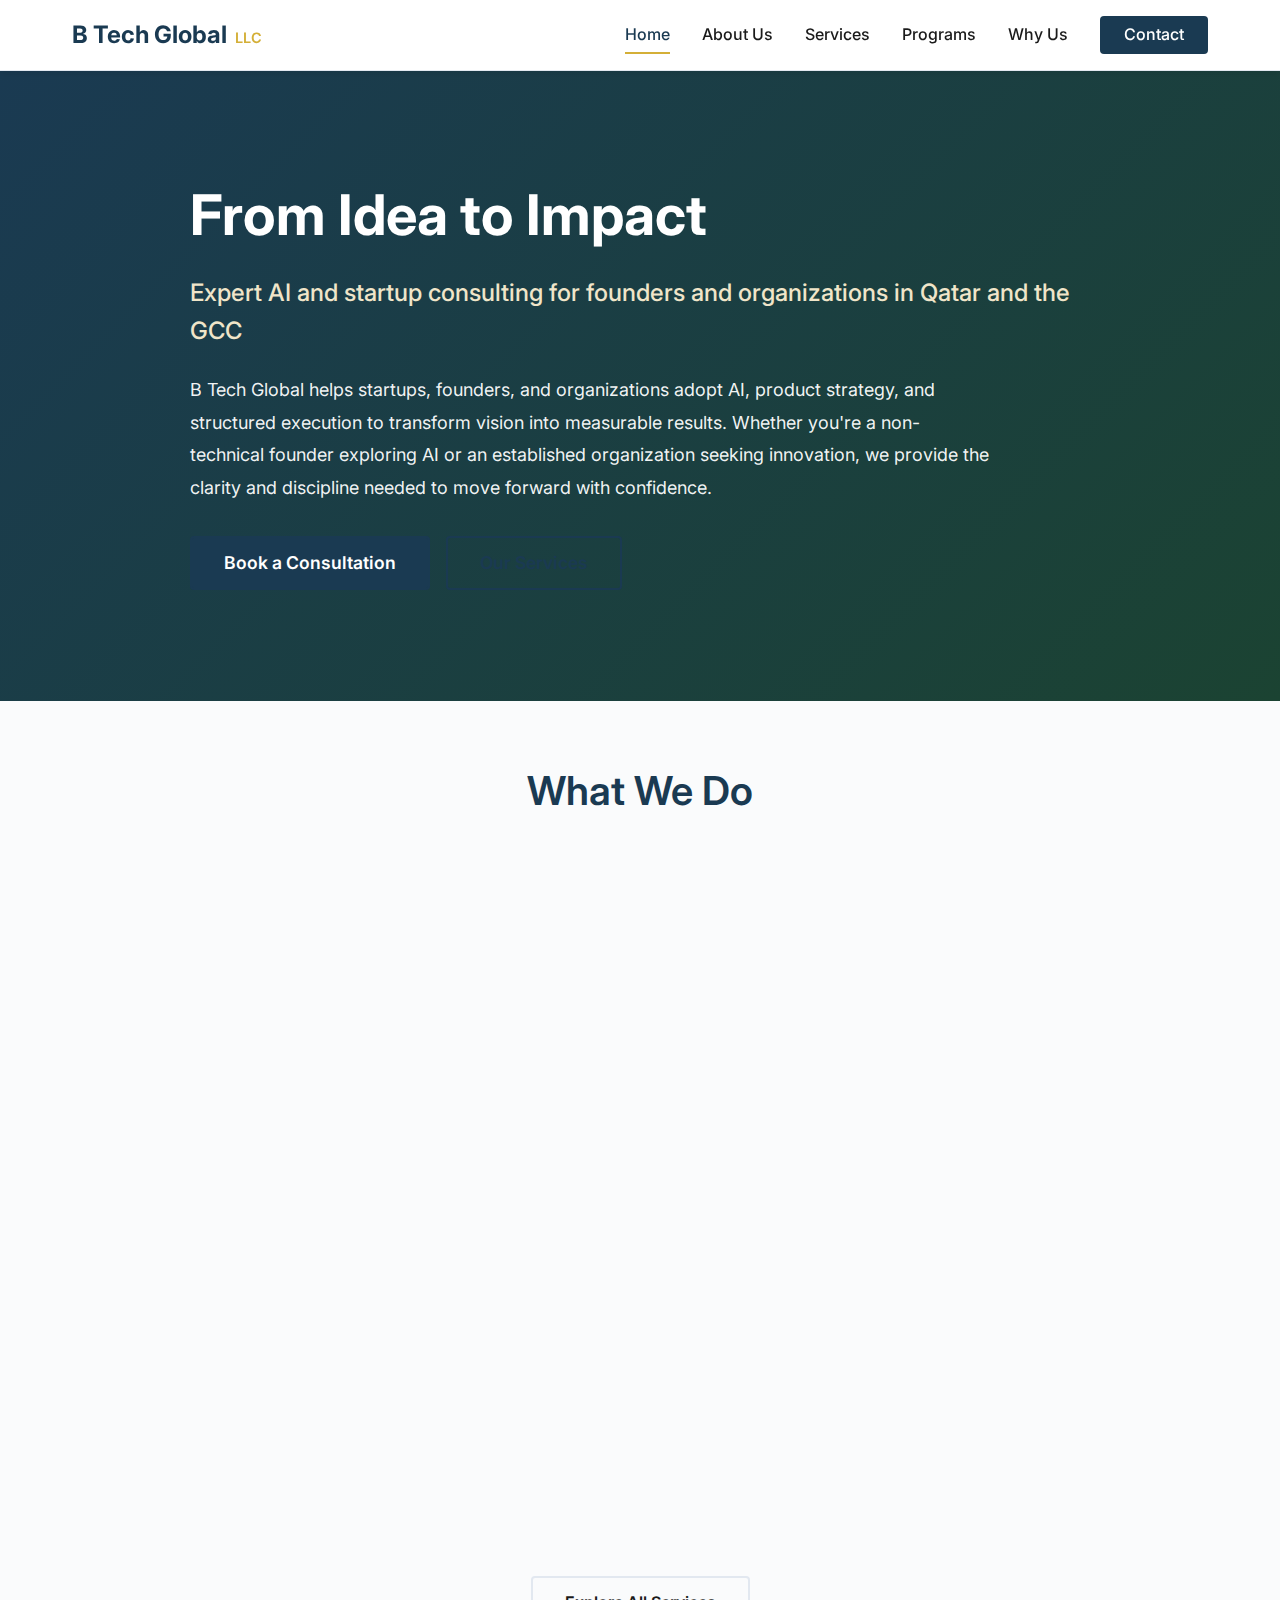
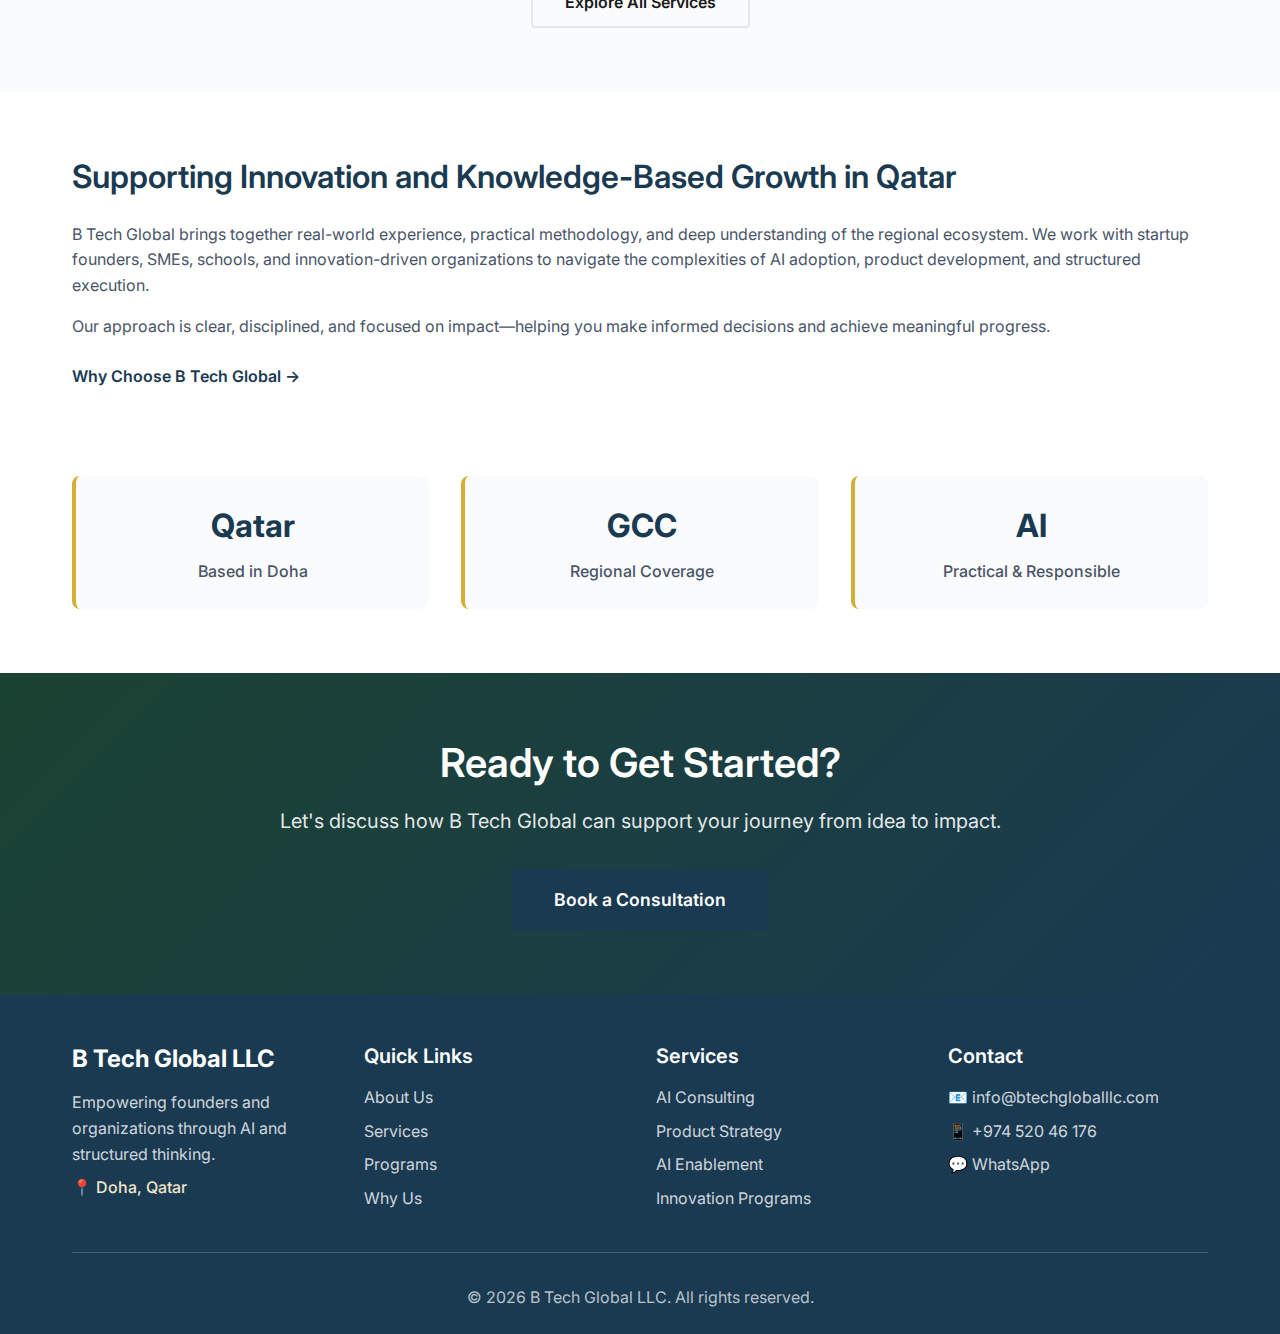
<file: index.html>
<!DOCTYPE html>
<html lang="en">
<head>
    <meta charset="UTF-8">
    <meta name="viewport" content="width=device-width, initial-scale=1.0">
    <meta name="description" content="B Tech Global LLC - AI and startup consulting in Doha, Qatar. Expert guidance for founders and organizations on AI adoption, product strategy, and structured execution.">
    <meta name="keywords" content="AI consulting Doha, startup consulting Qatar, AI enablement, product strategy Qatar, innovation programs Qatar, business consulting Doha">
    <meta name="author" content="B Tech Global LLC">
    
    <!-- Open Graph / Social Media -->
    <meta property="og:title" content="B Tech Global LLC - AI & Startup Consulting in Doha, Qatar">
    <meta property="og:description" content="Empowering founders and organizations through AI and structured thinking. Expert consulting for startups, product strategy, and innovation programs.">
    <meta property="og:type" content="website">
    <meta property="og:url" content="https://btechgloballlc.com">
    
    <title>B Tech Global LLC - AI & Startup Consulting in Doha, Qatar</title>
    
    <link rel="icon" type="image/svg+xml" href="favicon.svg">
    <link rel="stylesheet" href="styles.css">
    <link rel="preconnect" href="https://fonts.googleapis.com">
    <link rel="preconnect" href="https://fonts.gstatic.com" crossorigin>
    <link href="https://fonts.googleapis.com/css2?family=Inter:wght@300;400;500;600;700&display=swap" rel="stylesheet">
</head>
<body>
    <!-- Navigation -->
    <nav class="navbar">
        <div class="container">
            <div class="nav-wrapper">
                <a href="index.html" class="logo">
                    <span class="logo-text">B Tech Global</span>
                    <span class="logo-subtitle">LLC</span>
                </a>
                <button class="mobile-menu-toggle" aria-label="Toggle menu">
                    <span></span>
                    <span></span>
                    <span></span>
                </button>
                <ul class="nav-menu">
                    <li><a href="index.html" class="active">Home</a></li>
                    <li><a href="about.html">About Us</a></li>
                    <li><a href="services.html">Services</a></li>
                    <li><a href="programs.html">Programs</a></li>
                    <li><a href="why-us.html">Why Us</a></li>
                    <li><a href="contact.html" class="cta-nav">Contact</a></li>
                </ul>
            </div>
        </div>
    </nav>

    <!-- Hero Section -->
    <section class="hero">
        <div class="container">
            <div class="hero-content">
                <h1 class="hero-title">From Idea to Impact</h1>
                <p class="hero-subtitle">Expert AI and startup consulting for founders and organizations in Qatar and the GCC</p>
                <p class="hero-description">
                    B Tech Global helps startups, founders, and organizations adopt AI, product strategy, and structured execution to transform vision into measurable results. Whether you're a non-technical founder exploring AI or an established organization seeking innovation, we provide the clarity and discipline needed to move forward with confidence.
                </p>
                <div class="hero-cta">
                    <a href="contact.html" class="btn btn-primary">Book a Consultation</a>
                    <a href="services.html" class="btn btn-secondary">Our Services</a>
                </div>
            </div>
        </div>
    </section>

    <!-- Services Overview -->
    <section class="services-preview">
        <div class="container">
            <h2 class="section-title">What We Do</h2>
            <div class="services-grid">
                <div class="service-card">
                    <div class="service-icon">🤖</div>
                    <h3>AI & Startup Consulting</h3>
                    <p>Strategic guidance for AI adoption and startup growth, tailored to your unique challenges and opportunities.</p>
                </div>
                <div class="service-card">
                    <div class="service-icon">📊</div>
                    <h3>Product Strategy & Execution</h3>
                    <p>Transform ideas into actionable roadmaps with clear milestones and measurable outcomes.</p>
                </div>
                <div class="service-card">
                    <div class="service-icon">💡</div>
                    <h3>AI Enablement</h3>
                    <p>Practical AI training and implementation support for non-technical founders and teams.</p>
                </div>
                <div class="service-card">
                    <div class="service-icon">🎓</div>
                    <h3>Innovation Programs</h3>
                    <p>Custom entrepreneurship and AI programs for schools, accelerators, and institutions.</p>
                </div>
            </div>
            <div class="section-cta">
                <a href="services.html" class="btn btn-outline">Explore All Services</a>
            </div>
        </div>
    </section>

    <!-- Value Proposition -->
    <section class="value-section">
        <div class="container">
            <div class="value-content">
                <div class="value-text">
                    <h2>Supporting Innovation and Knowledge-Based Growth in Qatar</h2>
                    <p>B Tech Global brings together real-world experience, practical methodology, and deep understanding of the regional ecosystem. We work with startup founders, SMEs, schools, and innovation-driven organizations to navigate the complexities of AI adoption, product development, and structured execution.</p>
                    <p>Our approach is clear, disciplined, and focused on impact—helping you make informed decisions and achieve meaningful progress.</p>
                    <a href="why-us.html" class="btn btn-text">Why Choose B Tech Global →</a>
                </div>
                <div class="value-stats">
                    <div class="stat-item">
                        <div class="stat-number">Qatar</div>
                        <div class="stat-label">Based in Doha</div>
                    </div>
                    <div class="stat-item">
                        <div class="stat-number">GCC</div>
                        <div class="stat-label">Regional Coverage</div>
                    </div>
                    <div class="stat-item">
                        <div class="stat-number">AI</div>
                        <div class="stat-label">Practical & Responsible</div>
                    </div>
                </div>
            </div>
        </div>
    </section>

    <!-- CTA Section -->
    <section class="cta-section">
        <div class="container">
            <div class="cta-content">
                <h2>Ready to Get Started?</h2>
                <p>Let's discuss how B Tech Global can support your journey from idea to impact.</p>
                <a href="contact.html" class="btn btn-primary-large">Book a Consultation</a>
            </div>
        </div>
    </section>

    <!-- Footer -->
    <footer class="footer">
        <div class="container">
            <div class="footer-content">
                <div class="footer-section">
                    <h3 class="footer-logo">B Tech Global LLC</h3>
                    <p>Empowering founders and organizations through AI and structured thinking.</p>
                    <p class="footer-location">📍 Doha, Qatar</p>
                </div>
                <div class="footer-section">
                    <h4>Quick Links</h4>
                    <ul class="footer-links">
                        <li><a href="about.html">About Us</a></li>
                        <li><a href="services.html">Services</a></li>
                        <li><a href="programs.html">Programs</a></li>
                        <li><a href="why-us.html">Why Us</a></li>
                    </ul>
                </div>
                <div class="footer-section">
                    <h4>Services</h4>
                    <ul class="footer-links">
                        <li><a href="services.html#ai-consulting">AI Consulting</a></li>
                        <li><a href="services.html#product-strategy">Product Strategy</a></li>
                        <li><a href="services.html#ai-enablement">AI Enablement</a></li>
                        <li><a href="services.html#innovation">Innovation Programs</a></li>
                    </ul>
                </div>
                <div class="footer-section">
                    <h4>Contact</h4>
                    <ul class="footer-contact">
                        <li>📧 <a href="mailto:info@btechgloballlc.com">info@btechgloballlc.com</a></li>
                        <li>📱 <a href="tel:+97452046176">+974 520 46 176</a></li>
                        <li>💬 <a href="https://wa.me/97452046176">WhatsApp</a></li>
                    </ul>
                </div>
            </div>
            <div class="footer-bottom">
                <p>&copy; 2026 B Tech Global LLC. All rights reserved.</p>
            </div>
        </div>
    </footer>

    <script src="script.js"></script>
</body>
</html>
</file>
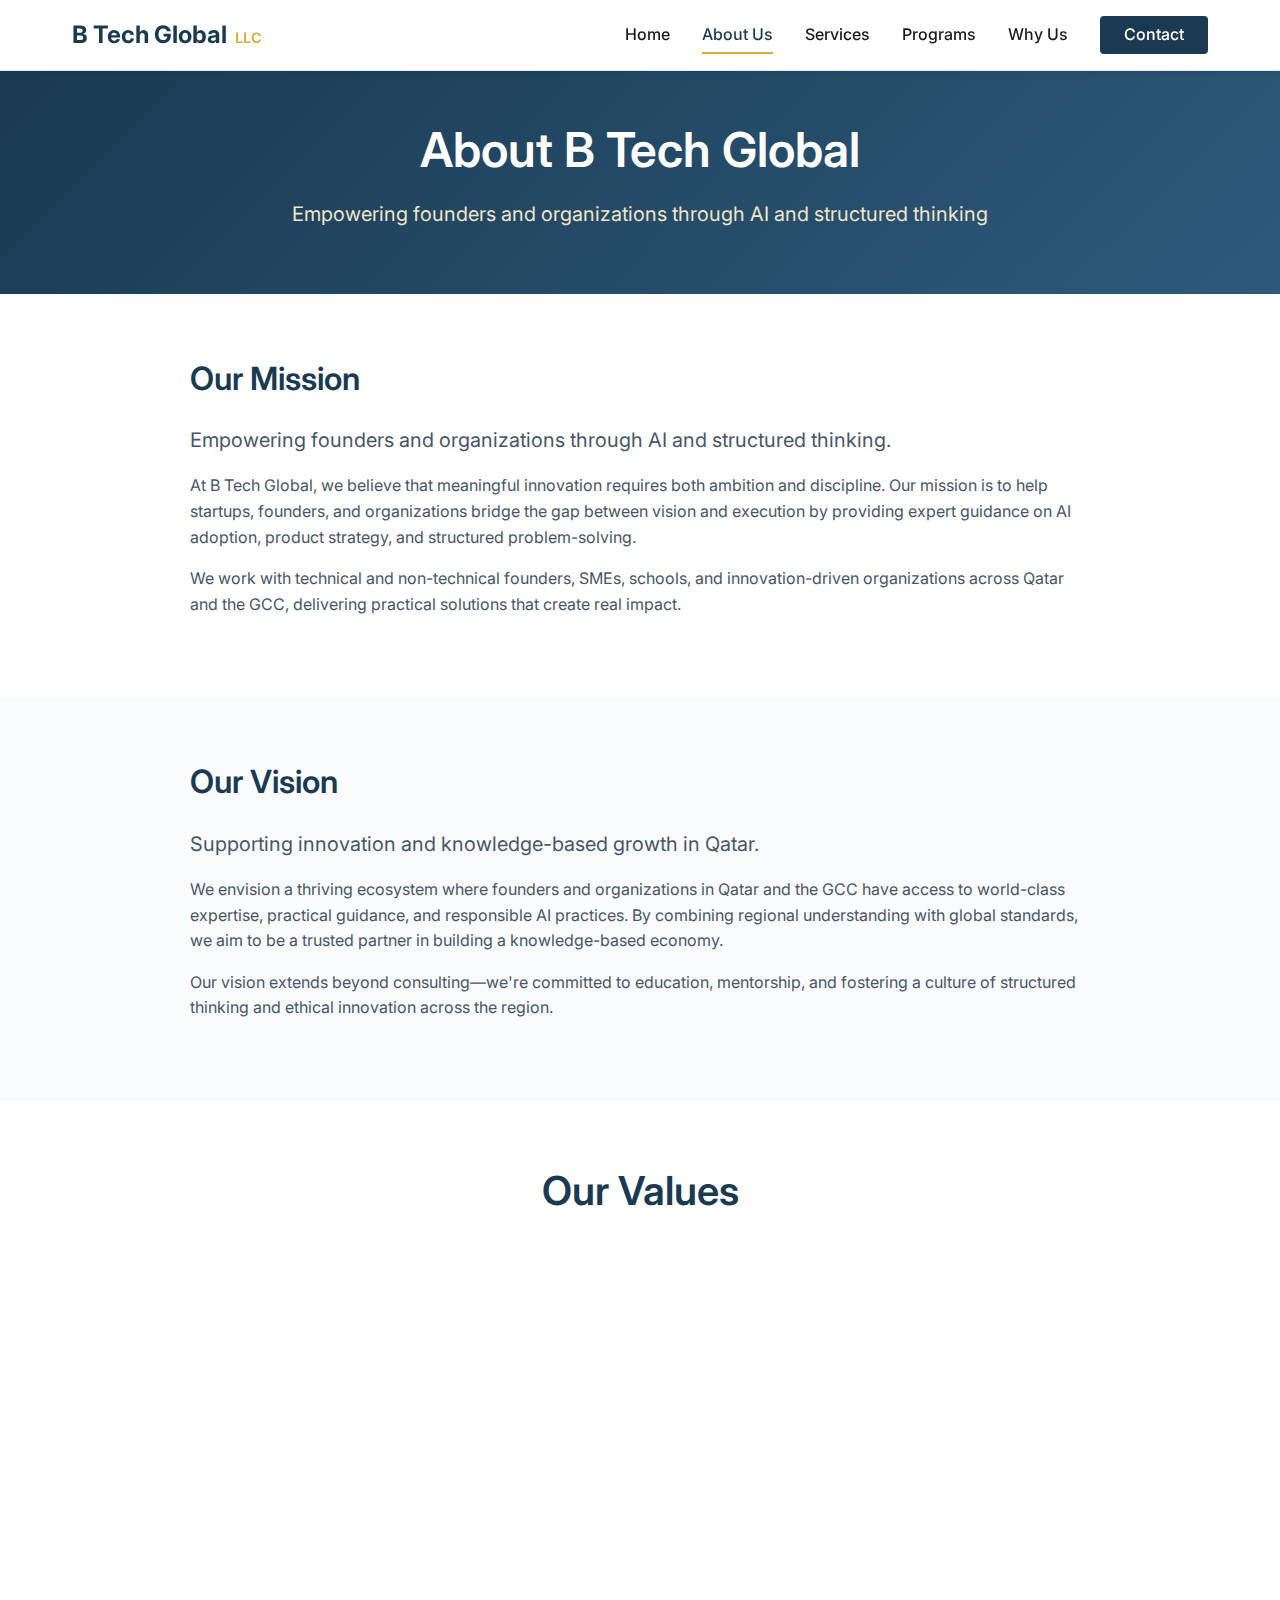
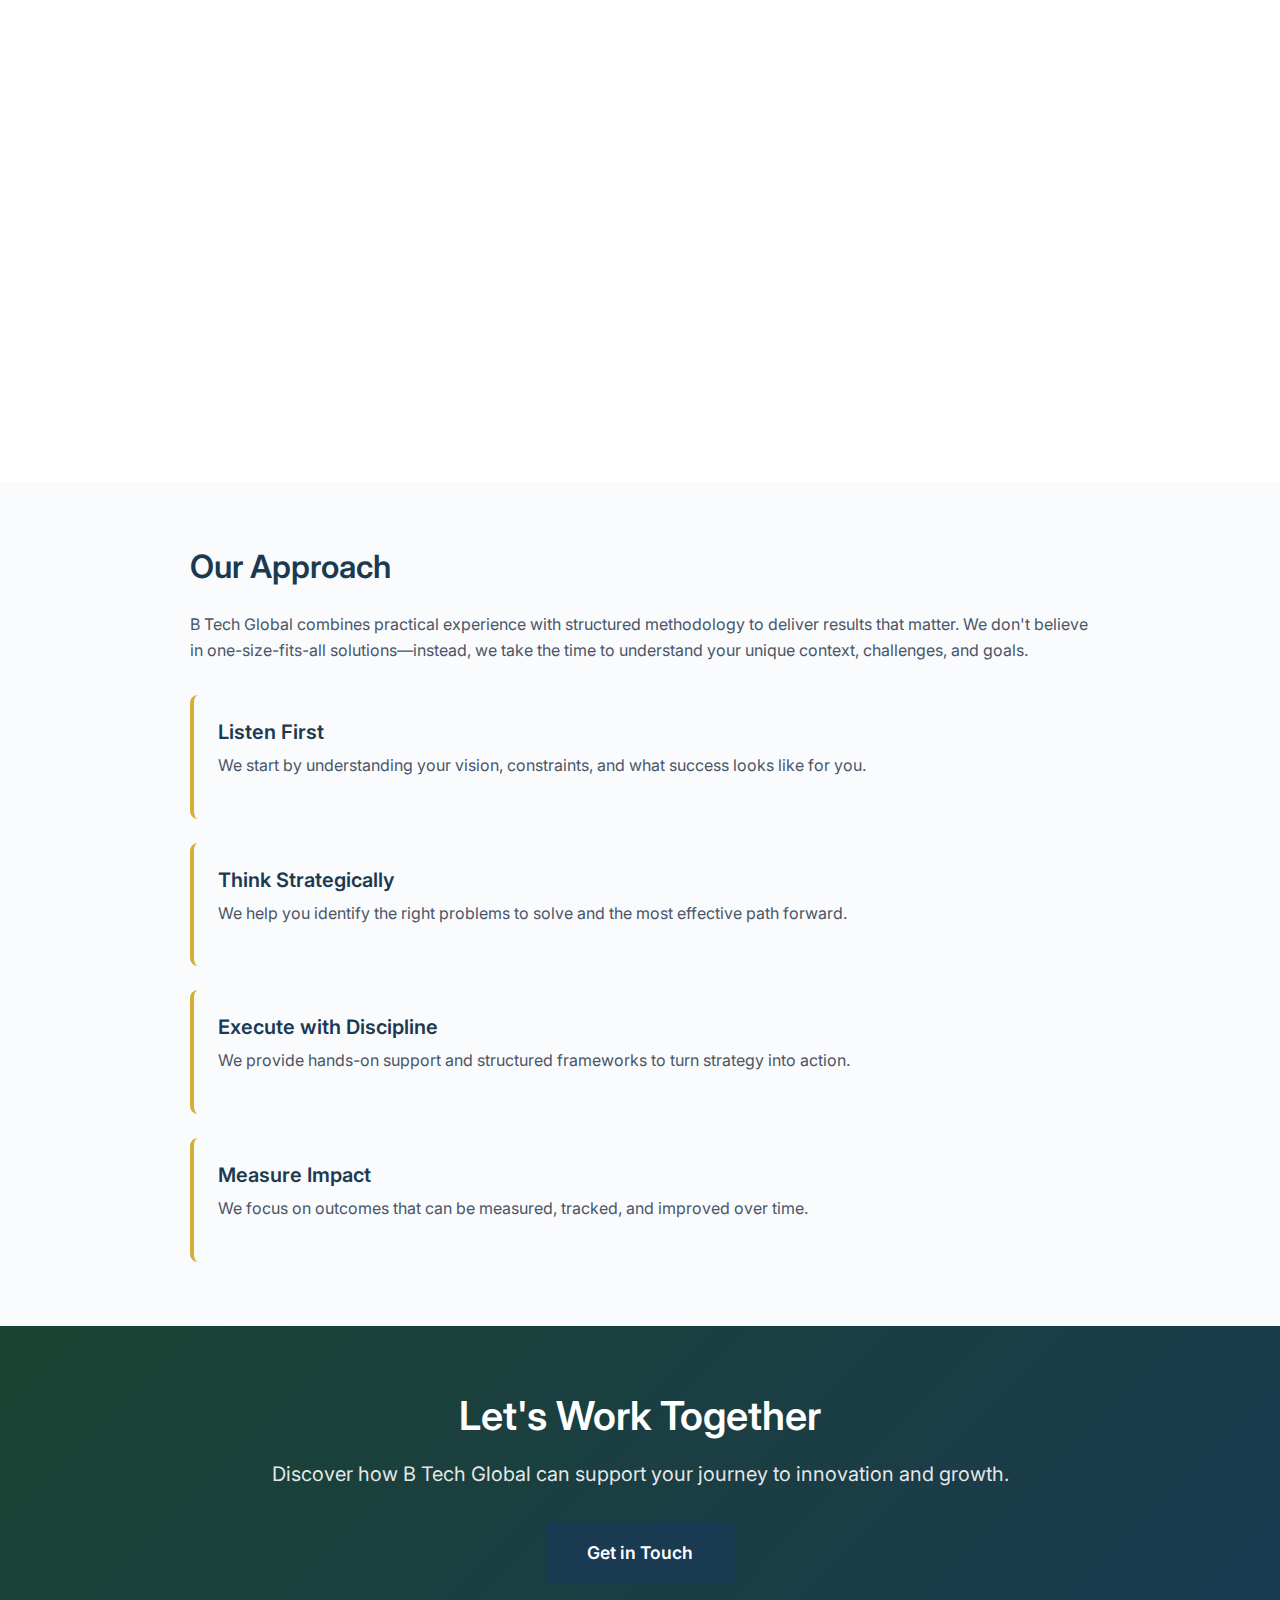
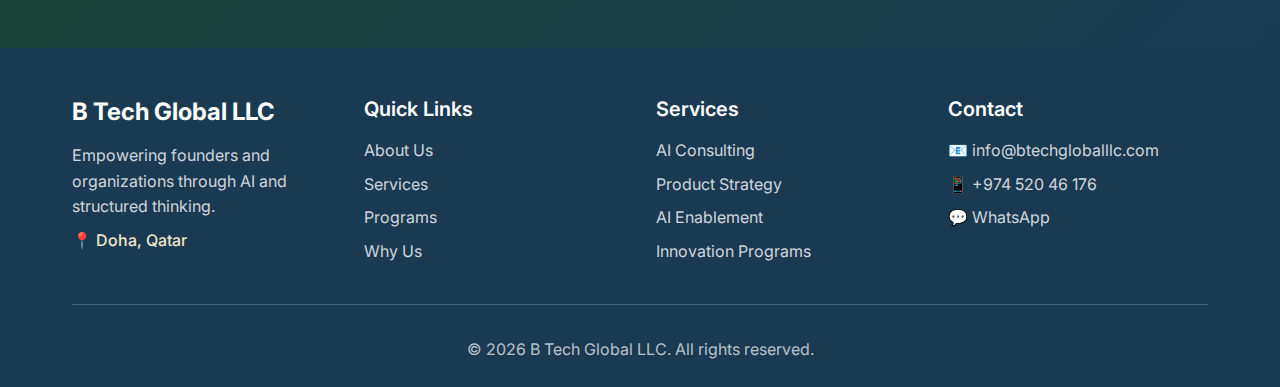
<file: about.html>
<!DOCTYPE html>
<html lang="en">
<head>
    <meta charset="UTF-8">
    <meta name="viewport" content="width=device-width, initial-scale=1.0">
    <meta name="description" content="Learn about B Tech Global LLC - Our mission, vision, and values in empowering founders and organizations through AI and structured thinking.">
    <meta name="keywords" content="About B Tech Global, AI consulting Qatar, startup consulting mission, innovation Qatar">
    
    <title>About Us - B Tech Global LLC</title>
    
    <link rel="icon" type="image/svg+xml" href="favicon.svg">
    <link rel="stylesheet" href="styles.css">
    <link rel="preconnect" href="https://fonts.googleapis.com">
    <link rel="preconnect" href="https://fonts.gstatic.com" crossorigin>
    <link href="https://fonts.googleapis.com/css2?family=Inter:wght@300;400;500;600;700&display=swap" rel="stylesheet">
</head>
<body>
    <!-- Navigation -->
    <nav class="navbar">
        <div class="container">
            <div class="nav-wrapper">
                <a href="index.html" class="logo">
                    <span class="logo-text">B Tech Global</span>
                    <span class="logo-subtitle">LLC</span>
                </a>
                <button class="mobile-menu-toggle" aria-label="Toggle menu">
                    <span></span>
                    <span></span>
                    <span></span>
                </button>
                <ul class="nav-menu">
                    <li><a href="index.html">Home</a></li>
                    <li><a href="about.html" class="active">About Us</a></li>
                    <li><a href="services.html">Services</a></li>
                    <li><a href="programs.html">Programs</a></li>
                    <li><a href="why-us.html">Why Us</a></li>
                    <li><a href="contact.html" class="cta-nav">Contact</a></li>
                </ul>
            </div>
        </div>
    </nav>

    <!-- Page Header -->
    <section class="page-header">
        <div class="container">
            <h1>About B Tech Global</h1>
            <p class="page-subtitle">Empowering founders and organizations through AI and structured thinking</p>
        </div>
    </section>

    <!-- Mission Section -->
    <section class="content-section">
        <div class="container">
            <div class="content-wrapper">
                <div class="content-main">
                    <h2>Our Mission</h2>
                    <p class="lead">Empowering founders and organizations through AI and structured thinking.</p>
                    <p>At B Tech Global, we believe that meaningful innovation requires both ambition and discipline. Our mission is to help startups, founders, and organizations bridge the gap between vision and execution by providing expert guidance on AI adoption, product strategy, and structured problem-solving.</p>
                    <p>We work with technical and non-technical founders, SMEs, schools, and innovation-driven organizations across Qatar and the GCC, delivering practical solutions that create real impact.</p>
                </div>
            </div>
        </div>
    </section>

    <!-- Vision Section -->
    <section class="content-section alt-bg">
        <div class="container">
            <div class="content-wrapper">
                <div class="content-main">
                    <h2>Our Vision</h2>
                    <p class="lead">Supporting innovation and knowledge-based growth in Qatar.</p>
                    <p>We envision a thriving ecosystem where founders and organizations in Qatar and the GCC have access to world-class expertise, practical guidance, and responsible AI practices. By combining regional understanding with global standards, we aim to be a trusted partner in building a knowledge-based economy.</p>
                    <p>Our vision extends beyond consulting—we're committed to education, mentorship, and fostering a culture of structured thinking and ethical innovation across the region.</p>
                </div>
            </div>
        </div>
    </section>

    <!-- Values Section -->
    <section class="content-section">
        <div class="container">
            <h2 class="section-title">Our Values</h2>
            <div class="values-grid">
                <div class="value-card">
                    <div class="value-icon">🎯</div>
                    <h3>Clarity</h3>
                    <p>We cut through complexity to provide clear, actionable guidance. Our approach emphasizes understanding the problem before jumping to solutions, ensuring that every decision is informed and purposeful.</p>
                </div>
                <div class="value-card">
                    <div class="value-icon">⚡</div>
                    <h3>Discipline</h3>
                    <p>Success requires structure and consistency. We bring rigorous methodology and systematic thinking to every engagement, helping clients build sustainable practices that drive long-term results.</p>
                </div>
                <div class="value-card">
                    <div class="value-icon">🤝</div>
                    <h3>Ethics</h3>
                    <p>We prioritize responsible AI adoption and ethical business practices. Our commitment to integrity means we focus on solutions that are not only effective but also aligned with your values and societal good.</p>
                </div>
                <div class="value-card">
                    <div class="value-icon">🚀</div>
                    <h3>Impact</h3>
                    <p>Everything we do is measured by real-world outcomes. We focus on creating tangible value—whether that's launching a product, implementing AI solutions, or building capabilities within your organization.</p>
                </div>
            </div>
        </div>
    </section>

    <!-- Approach Section -->
    <section class="content-section alt-bg">
        <div class="container">
            <div class="content-wrapper">
                <div class="content-main">
                    <h2>Our Approach</h2>
                    <p>B Tech Global combines practical experience with structured methodology to deliver results that matter. We don't believe in one-size-fits-all solutions—instead, we take the time to understand your unique context, challenges, and goals.</p>
                    
                    <div class="approach-points">
                        <div class="approach-item">
                            <h4>Listen First</h4>
                            <p>We start by understanding your vision, constraints, and what success looks like for you.</p>
                        </div>
                        <div class="approach-item">
                            <h4>Think Strategically</h4>
                            <p>We help you identify the right problems to solve and the most effective path forward.</p>
                        </div>
                        <div class="approach-item">
                            <h4>Execute with Discipline</h4>
                            <p>We provide hands-on support and structured frameworks to turn strategy into action.</p>
                        </div>
                        <div class="approach-item">
                            <h4>Measure Impact</h4>
                            <p>We focus on outcomes that can be measured, tracked, and improved over time.</p>
                        </div>
                    </div>
                </div>
            </div>
        </div>
    </section>

    <!-- CTA Section -->
    <section class="cta-section">
        <div class="container">
            <div class="cta-content">
                <h2>Let's Work Together</h2>
                <p>Discover how B Tech Global can support your journey to innovation and growth.</p>
                <a href="contact.html" class="btn btn-primary-large">Get in Touch</a>
            </div>
        </div>
    </section>

    <!-- Footer -->
    <footer class="footer">
        <div class="container">
            <div class="footer-content">
                <div class="footer-section">
                    <h3 class="footer-logo">B Tech Global LLC</h3>
                    <p>Empowering founders and organizations through AI and structured thinking.</p>
                    <p class="footer-location">📍 Doha, Qatar</p>
                </div>
                <div class="footer-section">
                    <h4>Quick Links</h4>
                    <ul class="footer-links">
                        <li><a href="about.html">About Us</a></li>
                        <li><a href="services.html">Services</a></li>
                        <li><a href="programs.html">Programs</a></li>
                        <li><a href="why-us.html">Why Us</a></li>
                    </ul>
                </div>
                <div class="footer-section">
                    <h4>Services</h4>
                    <ul class="footer-links">
                        <li><a href="services.html#ai-consulting">AI Consulting</a></li>
                        <li><a href="services.html#product-strategy">Product Strategy</a></li>
                        <li><a href="services.html#ai-enablement">AI Enablement</a></li>
                        <li><a href="services.html#innovation">Innovation Programs</a></li>
                    </ul>
                </div>
                <div class="footer-section">
                    <h4>Contact</h4>
                    <ul class="footer-contact">
                        <li>📧 <a href="mailto:info@btechgloballlc.com">info@btechgloballlc.com</a></li>
                        <li>📱 <a href="tel:+97452046176">+974 520 46 176</a></li>
                        <li>💬 <a href="https://wa.me/97452046176">WhatsApp</a></li>
                    </ul>
                </div>
            </div>
            <div class="footer-bottom">
                <p>&copy; 2026 B Tech Global LLC. All rights reserved.</p>
            </div>
        </div>
    </footer>

    <script src="script.js"></script>
</body>
</html>
</file>
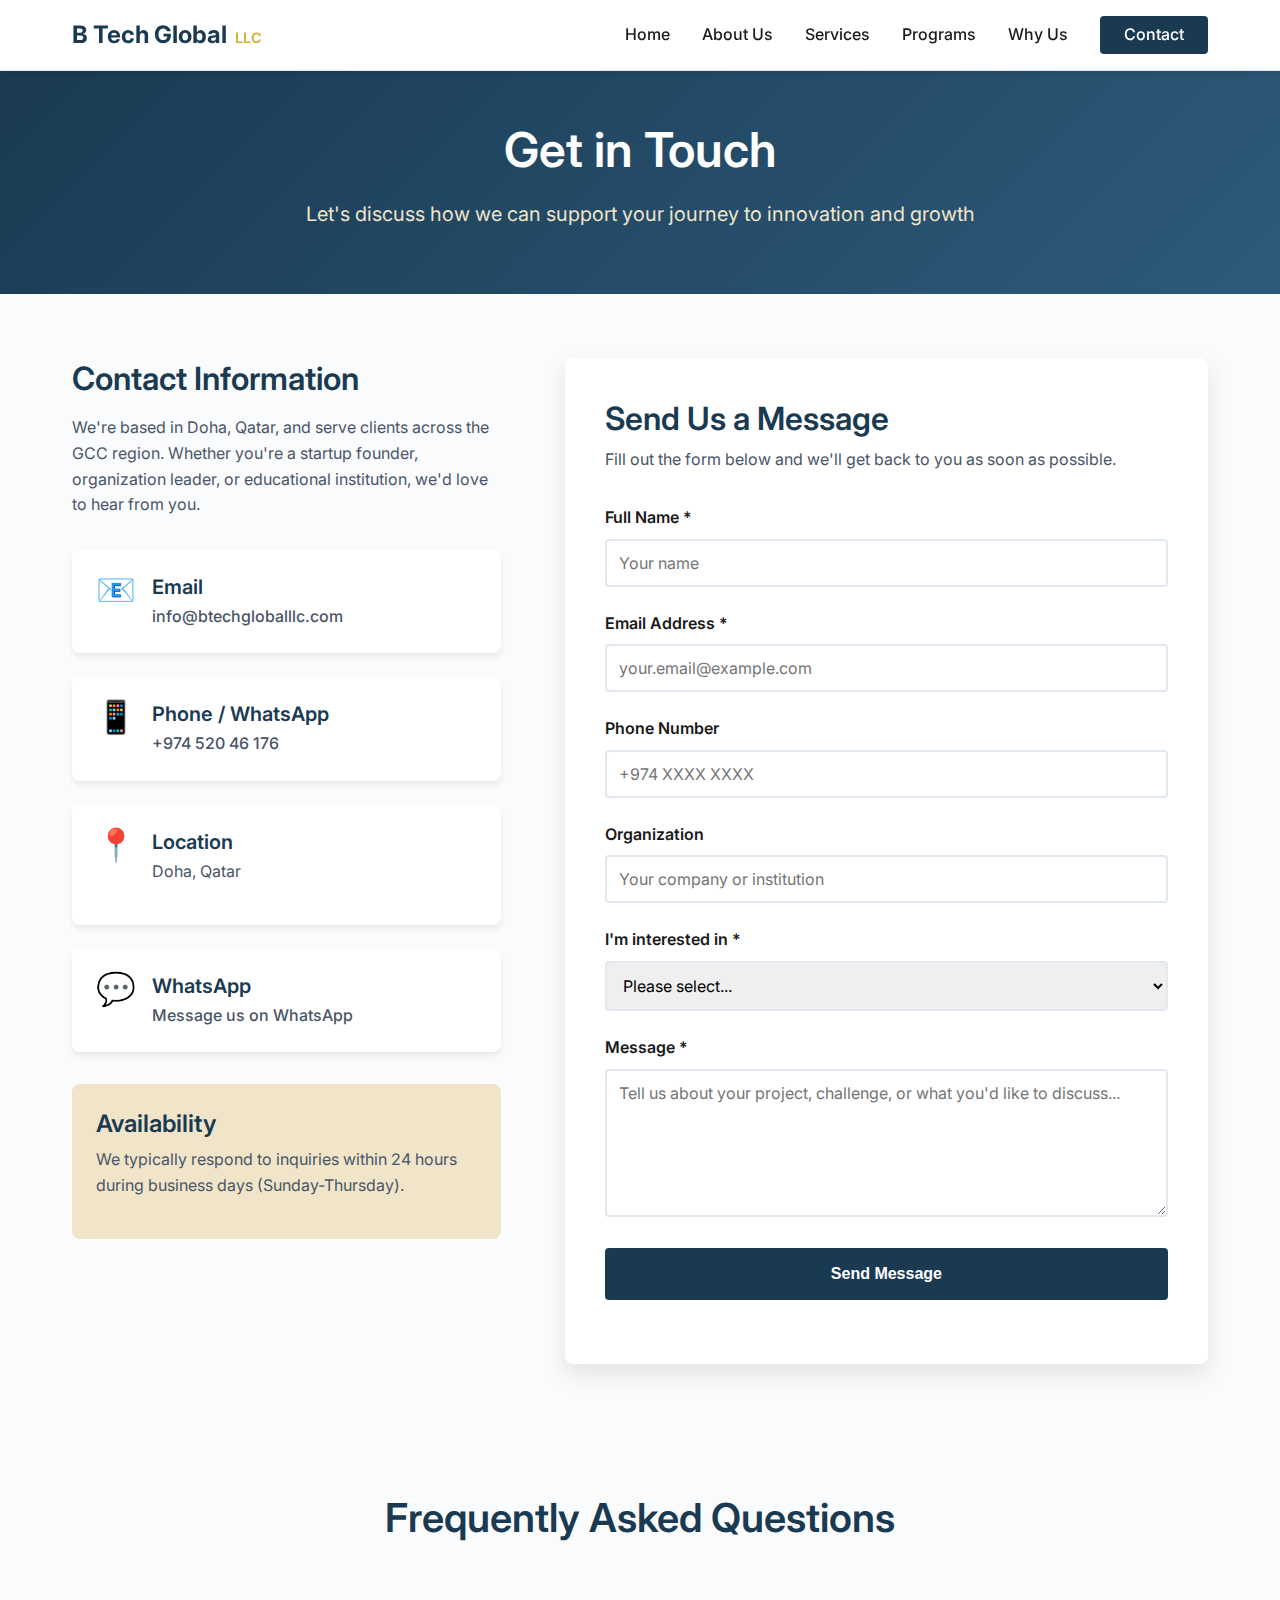
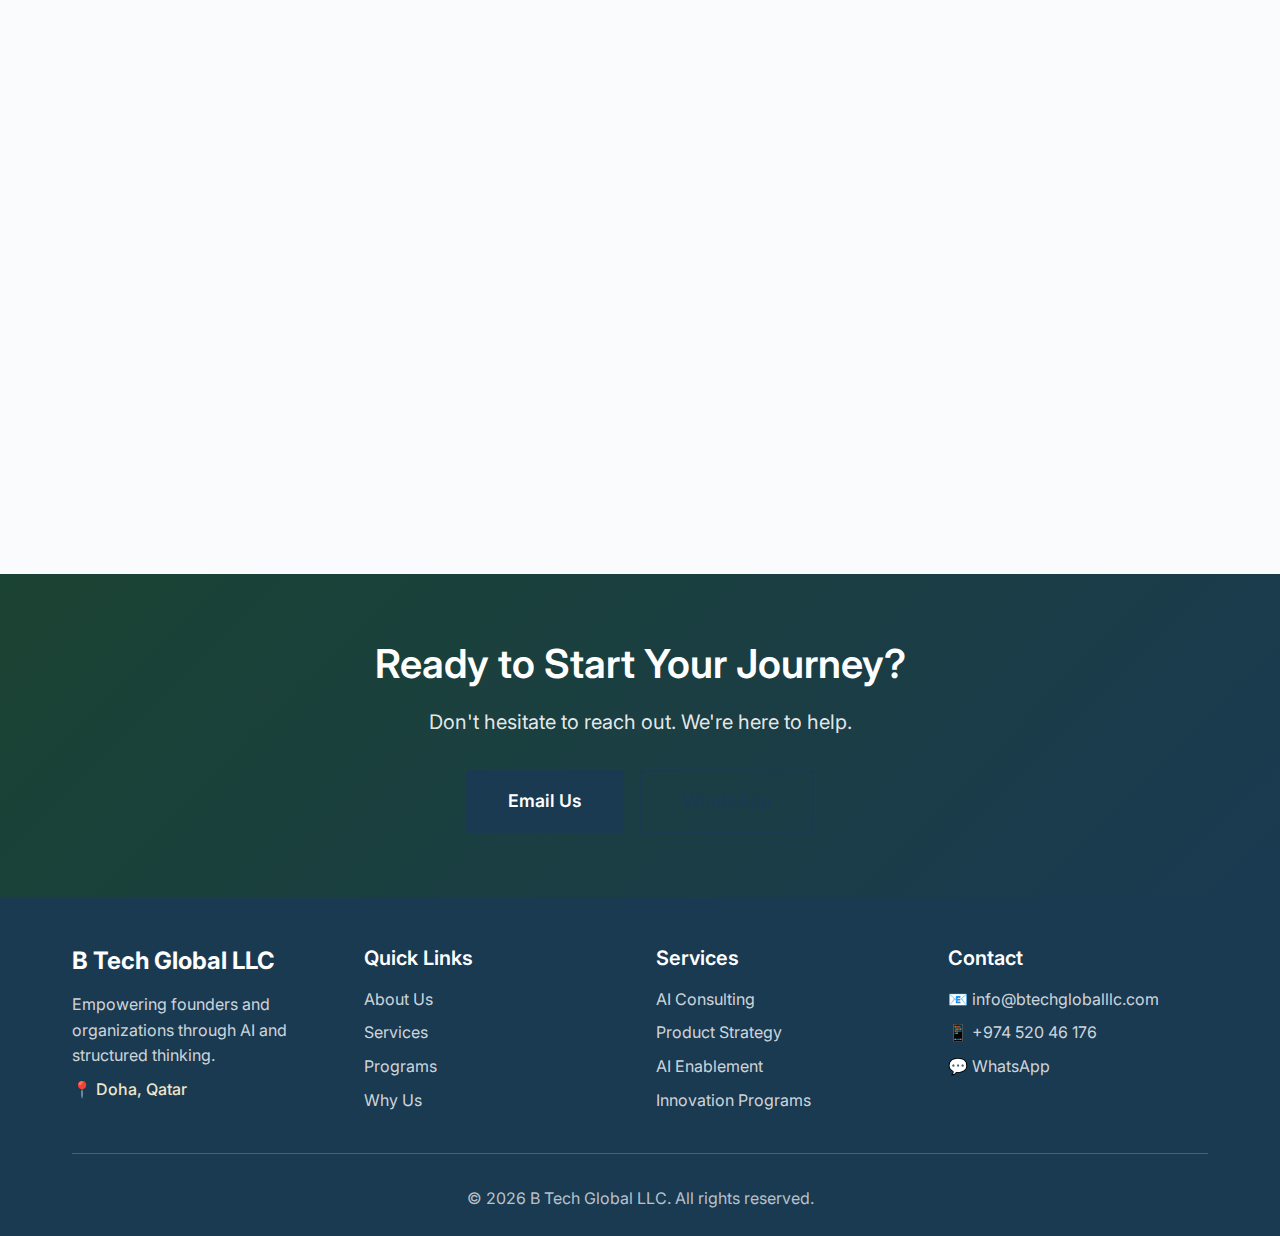
<file: contact.html>
<!DOCTYPE html>
<html lang="en">
<head>
    <meta charset="UTF-8">
    <meta name="viewport" content="width=device-width, initial-scale=1.0">
    <meta name="description" content="Contact B Tech Global LLC in Doha, Qatar. Email: info@btechgloballlc.com, Phone: +974 520 46 176. Book a consultation for AI and startup consulting.">
    <meta name="keywords" content="Contact B Tech Global, AI consulting Qatar contact, startup consulting Doha, book consultation">
    
    <title>Contact Us - B Tech Global LLC</title>
    
    <link rel="icon" type="image/svg+xml" href="favicon.svg">
    <link rel="stylesheet" href="styles.css">
    <link rel="preconnect" href="https://fonts.googleapis.com">
    <link rel="preconnect" href="https://fonts.gstatic.com" crossorigin>
    <link href="https://fonts.googleapis.com/css2?family=Inter:wght@300;400;500;600;700&display=swap" rel="stylesheet">
</head>
<body>
    <!-- Navigation -->
    <nav class="navbar">
        <div class="container">
            <div class="nav-wrapper">
                <a href="index.html" class="logo">
                    <span class="logo-text">B Tech Global</span>
                    <span class="logo-subtitle">LLC</span>
                </a>
                <button class="mobile-menu-toggle" aria-label="Toggle menu">
                    <span></span>
                    <span></span>
                    <span></span>
                </button>
                <ul class="nav-menu">
                    <li><a href="index.html">Home</a></li>
                    <li><a href="about.html">About Us</a></li>
                    <li><a href="services.html">Services</a></li>
                    <li><a href="programs.html">Programs</a></li>
                    <li><a href="why-us.html">Why Us</a></li>
                    <li><a href="contact.html" class="active cta-nav">Contact</a></li>
                </ul>
            </div>
        </div>
    </nav>

    <!-- Page Header -->
    <section class="page-header">
        <div class="container">
            <h1>Get in Touch</h1>
            <p class="page-subtitle">Let's discuss how we can support your journey to innovation and growth</p>
        </div>
    </section>

    <!-- Contact Section -->
    <section class="contact-section">
        <div class="container">
            <div class="contact-wrapper">
                <!-- Contact Info -->
                <div class="contact-info">
                    <h2>Contact Information</h2>
                    <p class="contact-intro">We're based in Doha, Qatar, and serve clients across the GCC region. Whether you're a startup founder, organization leader, or educational institution, we'd love to hear from you.</p>
                    
                    <div class="contact-details">
                        <div class="contact-detail-item">
                            <div class="contact-icon">📧</div>
                            <div>
                                <h4>Email</h4>
                                <a href="mailto:info@btechgloballlc.com">info@btechgloballlc.com</a>
                            </div>
                        </div>
                        
                        <div class="contact-detail-item">
                            <div class="contact-icon">📱</div>
                            <div>
                                <h4>Phone / WhatsApp</h4>
                                <a href="tel:+97452046176">+974 520 46 176</a>
                            </div>
                        </div>
                        
                        <div class="contact-detail-item">
                            <div class="contact-icon">📍</div>
                            <div>
                                <h4>Location</h4>
                                <p>Doha, Qatar</p>
                            </div>
                        </div>
                        
                        <div class="contact-detail-item">
                            <div class="contact-icon">💬</div>
                            <div>
                                <h4>WhatsApp</h4>
                                <a href="https://wa.me/97452046176" target="_blank" rel="noopener noreferrer">Message us on WhatsApp</a>
                            </div>
                        </div>
                    </div>

                    <div class="contact-availability">
                        <h3>Availability</h3>
                        <p>We typically respond to inquiries within 24 hours during business days (Sunday-Thursday).</p>
                    </div>
                </div>

                <!-- Contact Form -->
                <div class="contact-form-wrapper">
                    <h2>Send Us a Message</h2>
                    <p class="form-intro">Fill out the form below and we'll get back to you as soon as possible.</p>
                    
                    <form class="contact-form" id="contactForm">
                        <div class="form-group">
                            <label for="name">Full Name *</label>
                            <input type="text" id="name" name="name" required placeholder="Your name">
                        </div>
                        
                        <div class="form-group">
                            <label for="email">Email Address *</label>
                            <input type="email" id="email" name="email" required placeholder="your.email@example.com">
                        </div>
                        
                        <div class="form-group">
                            <label for="phone">Phone Number</label>
                            <input type="tel" id="phone" name="phone" placeholder="+974 XXXX XXXX">
                        </div>
                        
                        <div class="form-group">
                            <label for="organization">Organization</label>
                            <input type="text" id="organization" name="organization" placeholder="Your company or institution">
                        </div>
                        
                        <div class="form-group">
                            <label for="interest">I'm interested in *</label>
                            <select id="interest" name="interest" required>
                                <option value="">Please select...</option>
                                <option value="ai-consulting">AI & Startup Consulting</option>
                                <option value="product-strategy">Product Strategy & Execution</option>
                                <option value="ai-enablement">AI Enablement for Non-Technical Founders</option>
                                <option value="innovation-programs">Innovation & Entrepreneurship Programs</option>
                                <option value="advisory">Advisory & Mentorship</option>
                                <option value="custom-workshop">Custom Workshop</option>
                                <option value="other">Other / Not Sure</option>
                            </select>
                        </div>
                        
                        <div class="form-group">
                            <label for="message">Message *</label>
                            <textarea id="message" name="message" rows="6" required placeholder="Tell us about your project, challenge, or what you'd like to discuss..."></textarea>
                        </div>
                        
                        <div class="form-group">
                            <button type="submit" class="btn btn-primary btn-full">Send Message</button>
                        </div>
                        
                        <div class="form-status" id="formStatus"></div>
                    </form>
                </div>
            </div>
        </div>
    </section>

    <!-- FAQ Section -->
    <section class="content-section alt-bg">
        <div class="container">
            <h2 class="section-title">Frequently Asked Questions</h2>
            <div class="faq-grid">
                <div class="faq-item">
                    <h4>How do I get started?</h4>
                    <p>Simply reach out via email, phone, or the contact form above. We'll schedule an initial conversation to understand your needs and discuss how we can help.</p>
                </div>
                <div class="faq-item">
                    <h4>Do you work remotely or in-person?</h4>
                    <p>We offer both options. Many of our engagements are hybrid, combining in-person workshops with remote collaboration, depending on your preferences and needs.</p>
                </div>
                <div class="faq-item">
                    <h4>What's the typical engagement length?</h4>
                    <p>It varies based on the scope. Some projects are completed in a few weeks, while others involve ongoing advisory relationships. We'll discuss the right approach for your situation.</p>
                </div>
                <div class="faq-item">
                    <h4>Do you work with clients outside Qatar?</h4>
                    <p>Yes, while we're based in Doha, we work with clients across the GCC region and can accommodate remote engagements globally.</p>
                </div>
                <div class="faq-item">
                    <h4>What size organizations do you work with?</h4>
                    <p>We work with everyone from individual founders and early-stage startups to established SMEs, schools, and larger organizations.</p>
                </div>
                <div class="faq-item">
                    <h4>Is there a consultation fee?</h4>
                    <p>Initial exploratory conversations are complimentary. We'll discuss pricing transparently once we understand your needs and proposed scope.</p>
                </div>
            </div>
        </div>
    </section>

    <!-- CTA Section -->
    <section class="cta-section">
        <div class="container">
            <div class="cta-content">
                <h2>Ready to Start Your Journey?</h2>
                <p>Don't hesitate to reach out. We're here to help.</p>
                <div class="cta-buttons">
                    <a href="mailto:info@btechgloballlc.com" class="btn btn-primary-large">Email Us</a>
                    <a href="https://wa.me/97452046176" class="btn btn-secondary-large">WhatsApp</a>
                </div>
            </div>
        </div>
    </section>

    <!-- Footer -->
    <footer class="footer">
        <div class="container">
            <div class="footer-content">
                <div class="footer-section">
                    <h3 class="footer-logo">B Tech Global LLC</h3>
                    <p>Empowering founders and organizations through AI and structured thinking.</p>
                    <p class="footer-location">📍 Doha, Qatar</p>
                </div>
                <div class="footer-section">
                    <h4>Quick Links</h4>
                    <ul class="footer-links">
                        <li><a href="about.html">About Us</a></li>
                        <li><a href="services.html">Services</a></li>
                        <li><a href="programs.html">Programs</a></li>
                        <li><a href="why-us.html">Why Us</a></li>
                    </ul>
                </div>
                <div class="footer-section">
                    <h4>Services</h4>
                    <ul class="footer-links">
                        <li><a href="services.html#ai-consulting">AI Consulting</a></li>
                        <li><a href="services.html#product-strategy">Product Strategy</a></li>
                        <li><a href="services.html#ai-enablement">AI Enablement</a></li>
                        <li><a href="services.html#innovation">Innovation Programs</a></li>
                    </ul>
                </div>
                <div class="footer-section">
                    <h4>Contact</h4>
                    <ul class="footer-contact">
                        <li>📧 <a href="mailto:info@btechgloballlc.com">info@btechgloballlc.com</a></li>
                        <li>📱 <a href="tel:+97452046176">+974 520 46 176</a></li>
                        <li>💬 <a href="https://wa.me/97452046176">WhatsApp</a></li>
                    </ul>
                </div>
            </div>
            <div class="footer-bottom">
                <p>&copy; 2026 B Tech Global LLC. All rights reserved.</p>
            </div>
        </div>
    </footer>

    <script src="script.js"></script>
</body>
</html>
</file>
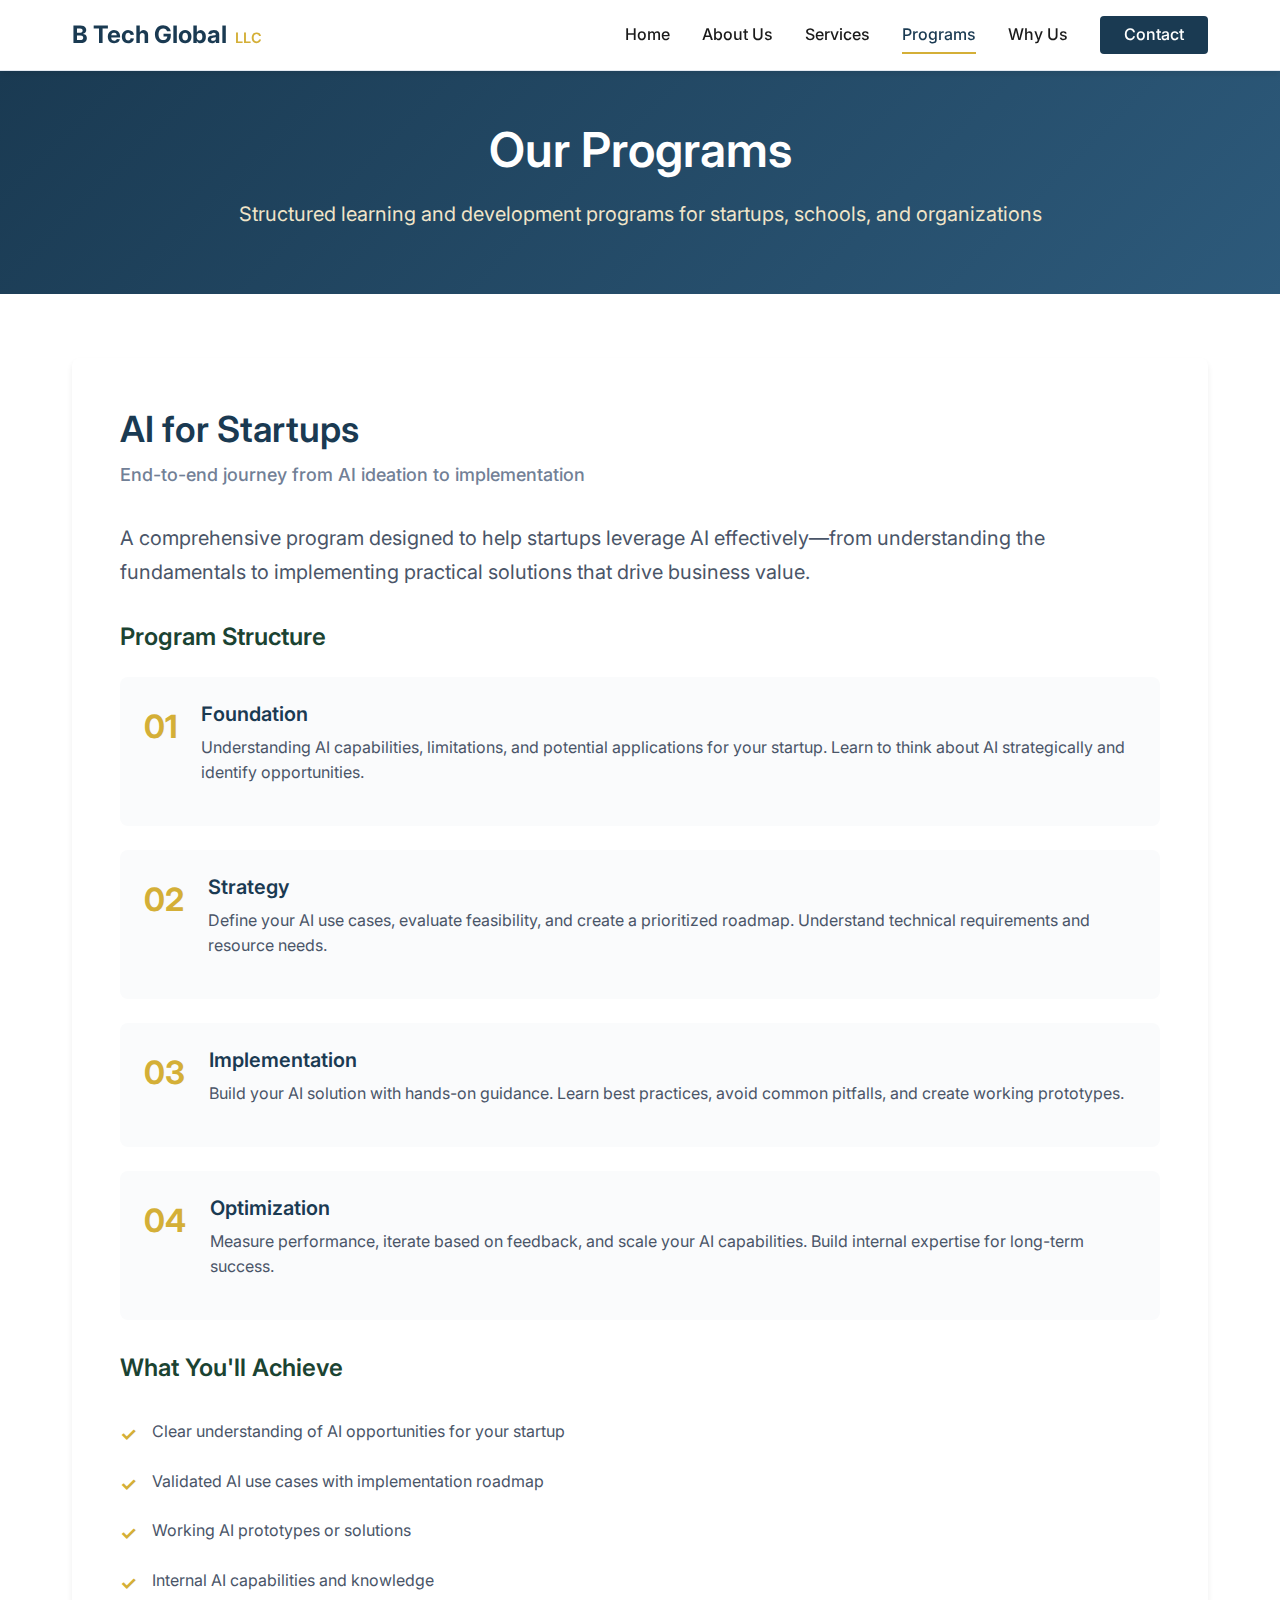
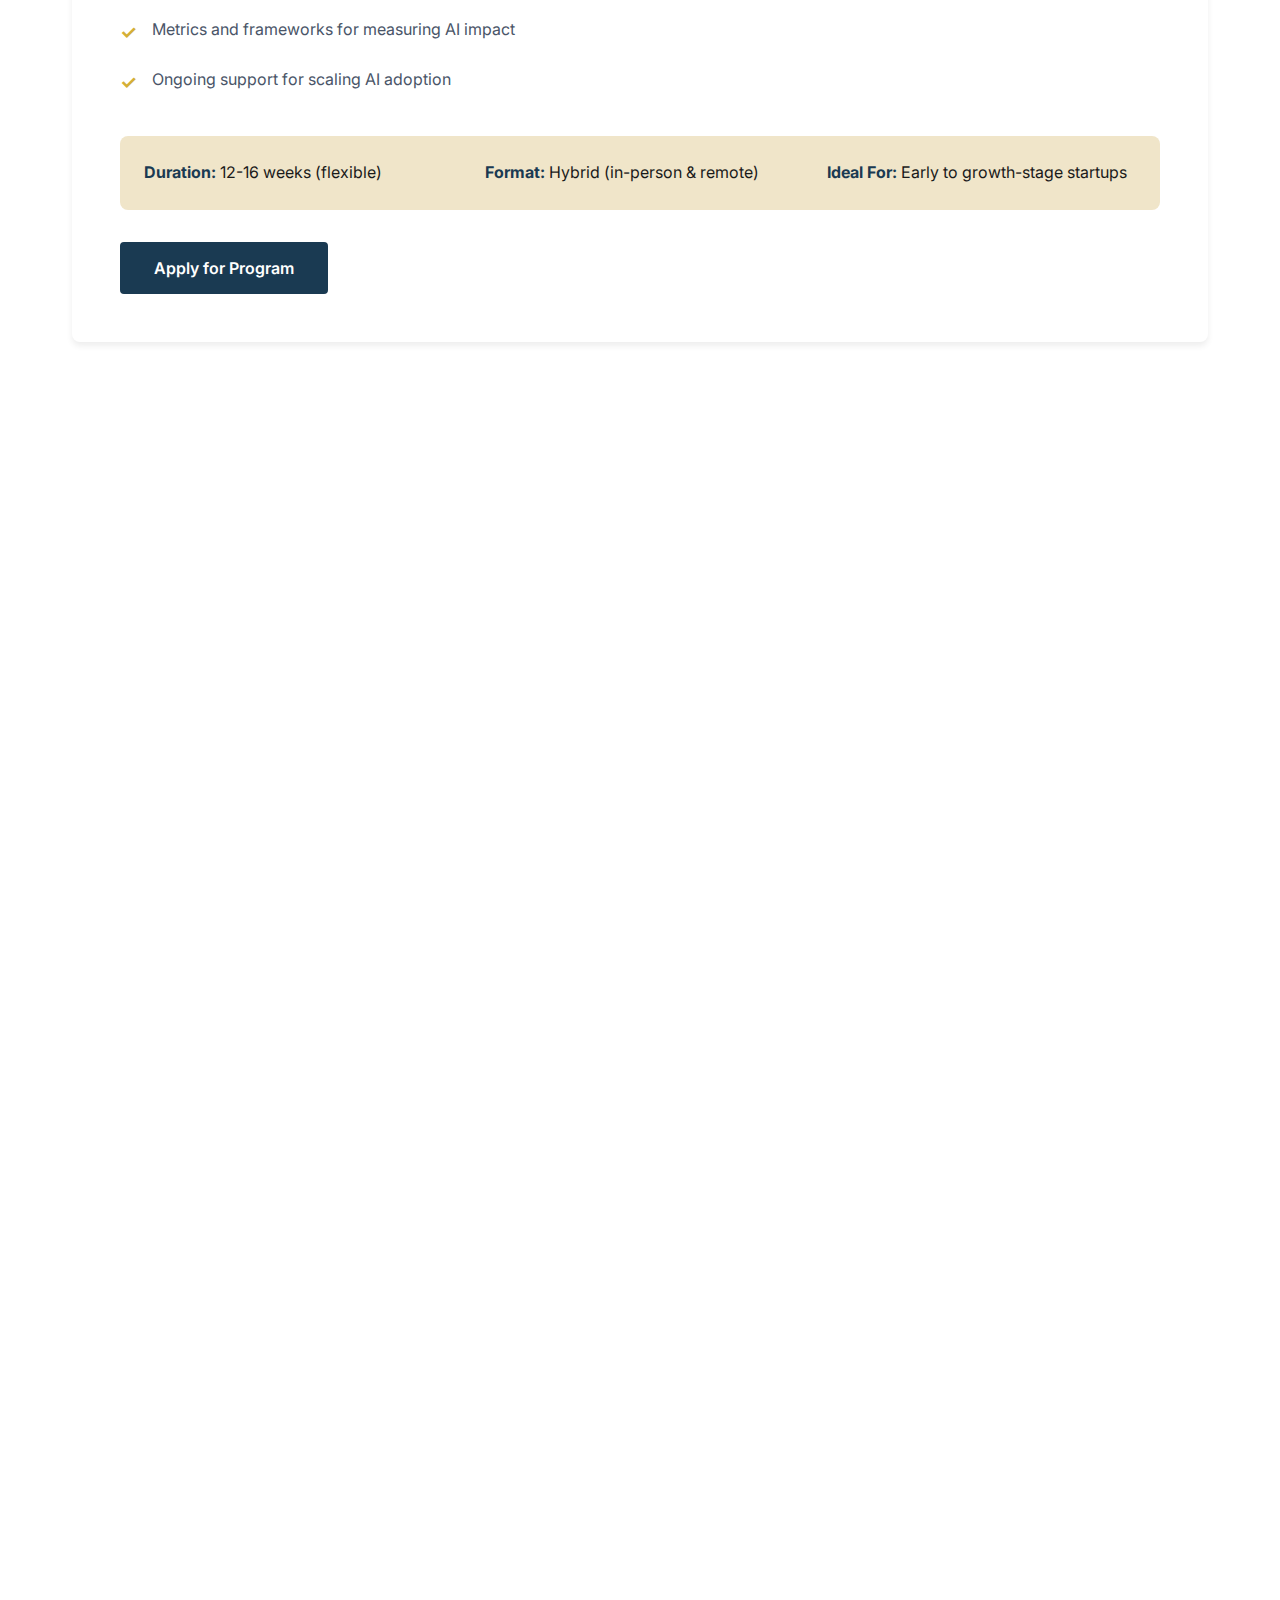
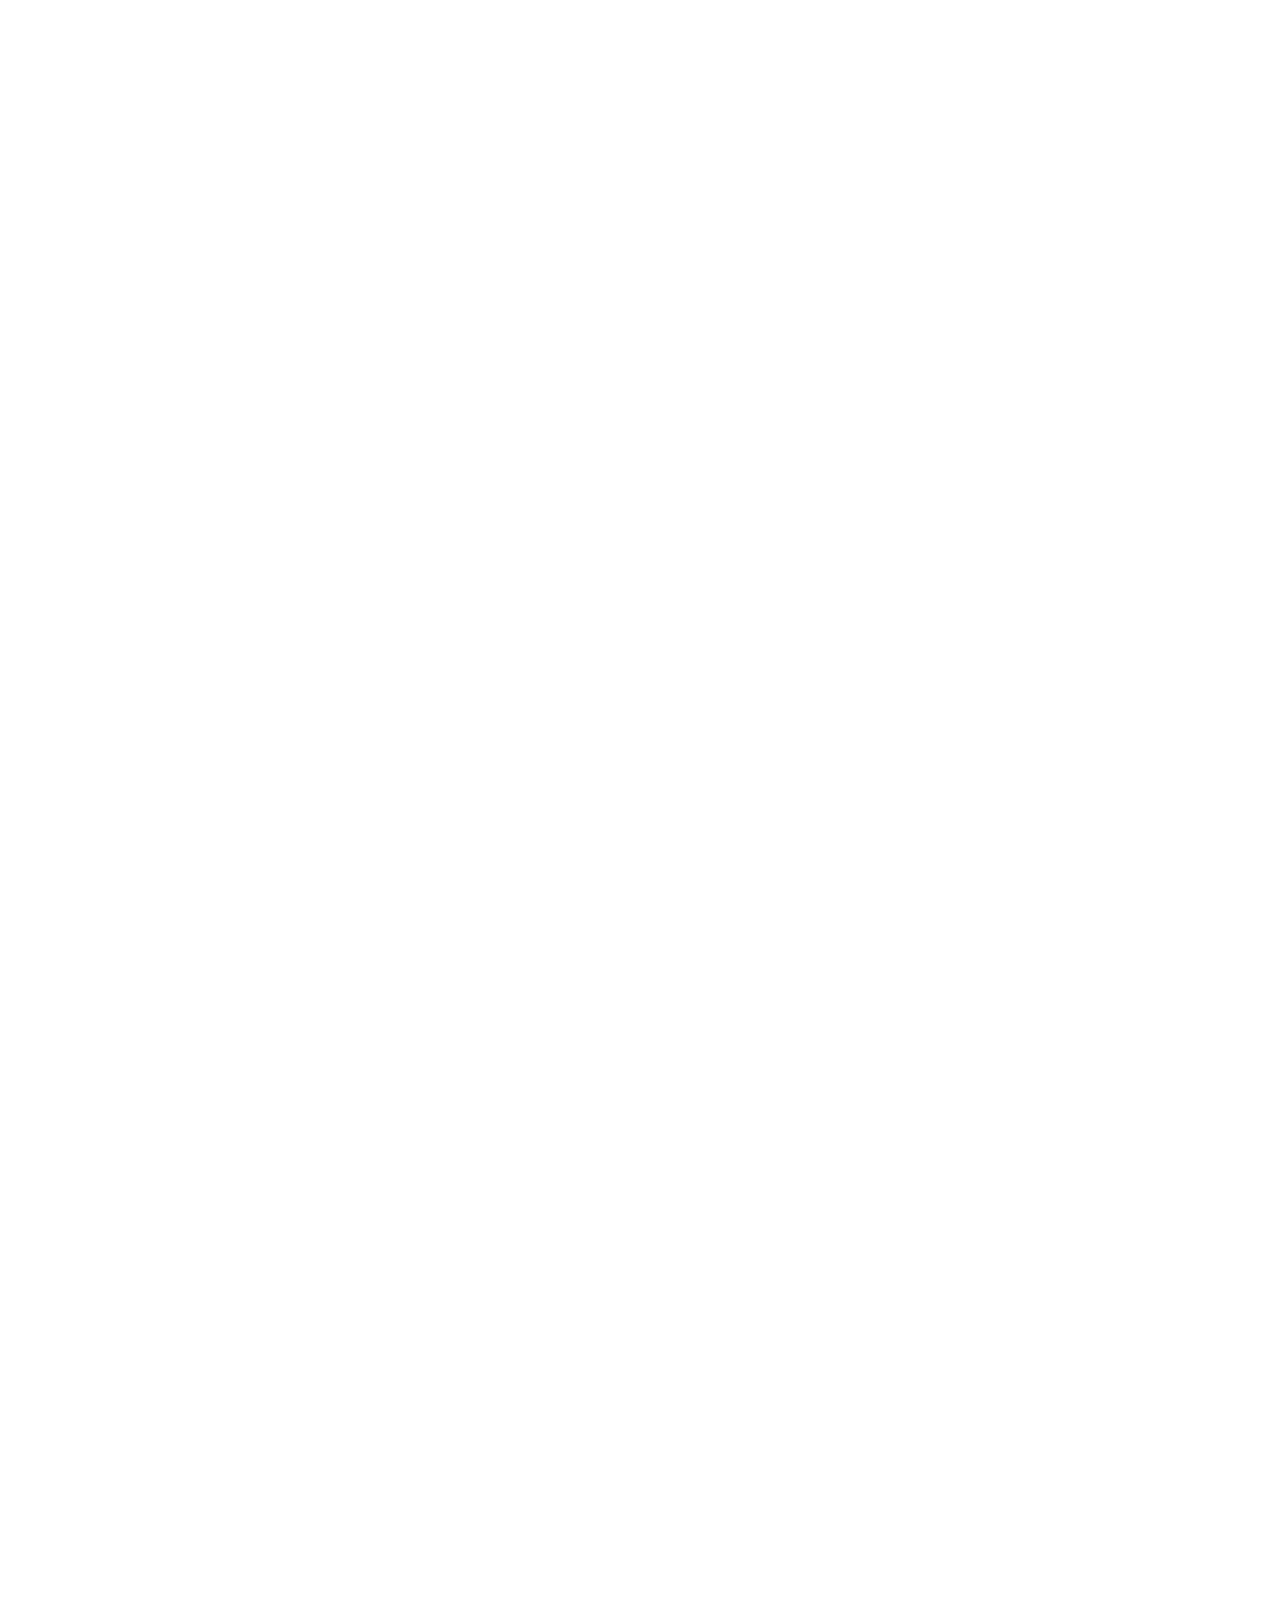
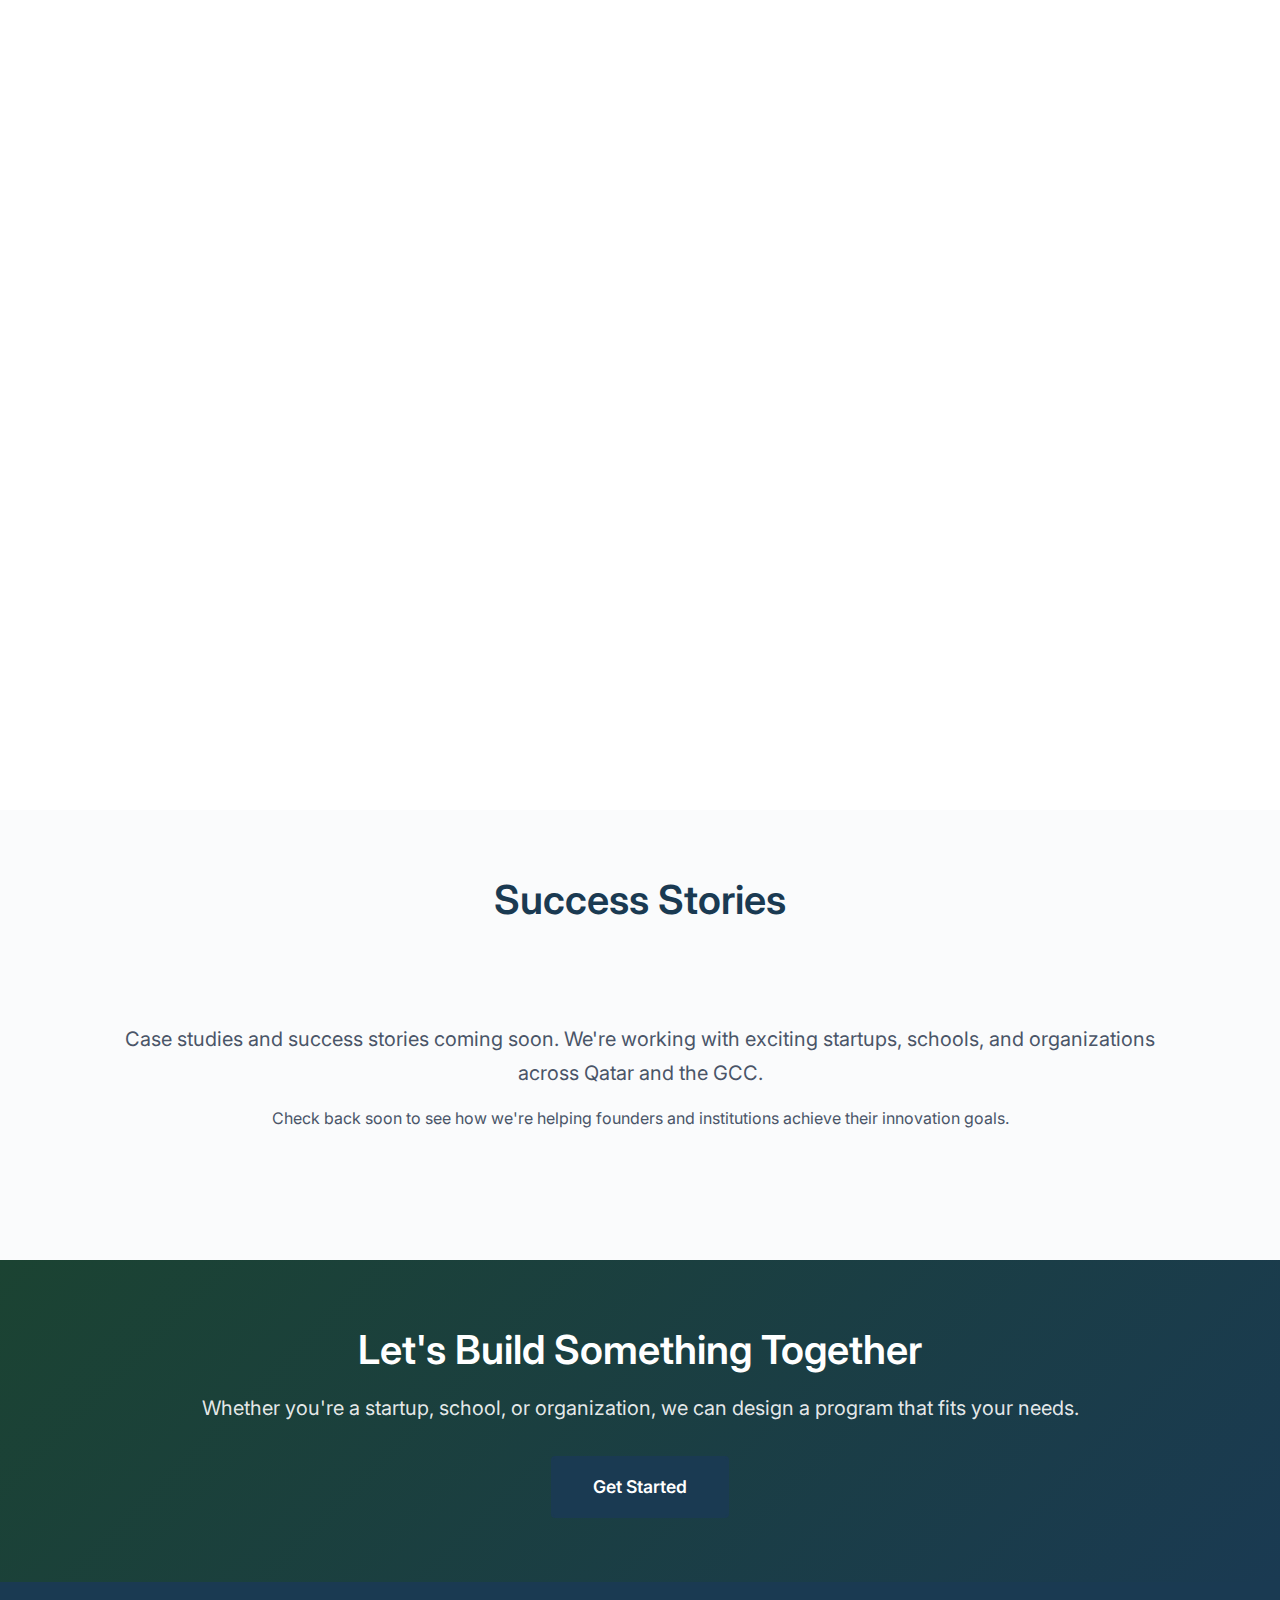
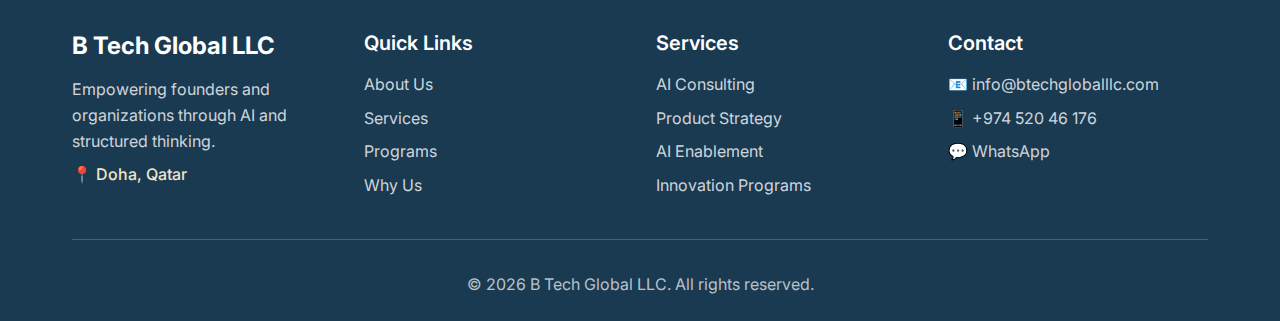
<file: programs.html>
<!DOCTYPE html>
<html lang="en">
<head>
    <meta charset="UTF-8">
    <meta name="viewport" content="width=device-width, initial-scale=1.0">
    <meta name="description" content="B Tech Global programs: AI for Startups, Innovation Programs for Schools and Institutions, Custom Workshops and Training in Qatar.">
    <meta name="keywords" content="AI startup program Qatar, innovation education programs, entrepreneurship training Doha, AI workshops Qatar">
    
    <title>Programs - B Tech Global LLC</title>
    
    <link rel="icon" type="image/svg+xml" href="favicon.svg">
    <link rel="stylesheet" href="styles.css">
    <link rel="preconnect" href="https://fonts.googleapis.com">
    <link rel="preconnect" href="https://fonts.gstatic.com" crossorigin>
    <link href="https://fonts.googleapis.com/css2?family=Inter:wght@300;400;500;600;700&display=swap" rel="stylesheet">
</head>
<body>
    <!-- Navigation -->
    <nav class="navbar">
        <div class="container">
            <div class="nav-wrapper">
                <a href="index.html" class="logo">
                    <span class="logo-text">B Tech Global</span>
                    <span class="logo-subtitle">LLC</span>
                </a>
                <button class="mobile-menu-toggle" aria-label="Toggle menu">
                    <span></span>
                    <span></span>
                    <span></span>
                </button>
                <ul class="nav-menu">
                    <li><a href="index.html">Home</a></li>
                    <li><a href="about.html">About Us</a></li>
                    <li><a href="services.html">Services</a></li>
                    <li><a href="programs.html" class="active">Programs</a></li>
                    <li><a href="why-us.html">Why Us</a></li>
                    <li><a href="contact.html" class="cta-nav">Contact</a></li>
                </ul>
            </div>
        </div>
    </nav>

    <!-- Page Header -->
    <section class="page-header">
        <div class="container">
            <h1>Our Programs</h1>
            <p class="page-subtitle">Structured learning and development programs for startups, schools, and organizations</p>
        </div>
    </section>

    <!-- Programs Overview -->
    <section class="content-section">
        <div class="container">
            <!-- AI for Startups Program -->
            <div class="program-detail">
                <div class="program-header">
                    <h2>AI for Startups</h2>
                    <p class="program-tagline">End-to-end journey from AI ideation to implementation</p>
                </div>
                <div class="program-content">
                    <p class="lead">A comprehensive program designed to help startups leverage AI effectively—from understanding the fundamentals to implementing practical solutions that drive business value.</p>
                    
                    <div class="program-structure">
                        <h3>Program Structure</h3>
                        <div class="program-phases">
                            <div class="program-phase">
                                <div class="phase-number">01</div>
                                <div class="phase-content">
                                    <h4>Foundation</h4>
                                    <p>Understanding AI capabilities, limitations, and potential applications for your startup. Learn to think about AI strategically and identify opportunities.</p>
                                </div>
                            </div>
                            <div class="program-phase">
                                <div class="phase-number">02</div>
                                <div class="phase-content">
                                    <h4>Strategy</h4>
                                    <p>Define your AI use cases, evaluate feasibility, and create a prioritized roadmap. Understand technical requirements and resource needs.</p>
                                </div>
                            </div>
                            <div class="program-phase">
                                <div class="phase-number">03</div>
                                <div class="phase-content">
                                    <h4>Implementation</h4>
                                    <p>Build your AI solution with hands-on guidance. Learn best practices, avoid common pitfalls, and create working prototypes.</p>
                                </div>
                            </div>
                            <div class="program-phase">
                                <div class="phase-number">04</div>
                                <div class="phase-content">
                                    <h4>Optimization</h4>
                                    <p>Measure performance, iterate based on feedback, and scale your AI capabilities. Build internal expertise for long-term success.</p>
                                </div>
                            </div>
                        </div>
                    </div>

                    <div class="program-outcomes">
                        <h3>What You'll Achieve</h3>
                        <ul class="outcome-list">
                            <li>Clear understanding of AI opportunities for your startup</li>
                            <li>Validated AI use cases with implementation roadmap</li>
                            <li>Working AI prototypes or solutions</li>
                            <li>Internal AI capabilities and knowledge</li>
                            <li>Metrics and frameworks for measuring AI impact</li>
                            <li>Ongoing support for scaling AI adoption</li>
                        </ul>
                    </div>

                    <div class="program-details-box">
                        <div class="detail-item">
                            <strong>Duration:</strong> 12-16 weeks (flexible)
                        </div>
                        <div class="detail-item">
                            <strong>Format:</strong> Hybrid (in-person & remote)
                        </div>
                        <div class="detail-item">
                            <strong>Ideal For:</strong> Early to growth-stage startups
                        </div>
                    </div>

                    <div class="program-cta">
                        <a href="contact.html" class="btn btn-primary">Apply for Program</a>
                    </div>
                </div>
            </div>

            <!-- Innovation Programs for Schools -->
            <div class="program-detail">
                <div class="program-header">
                    <h2>Innovation & Education Programs</h2>
                    <p class="program-tagline">Building innovation capabilities in schools and institutions</p>
                </div>
                <div class="program-content">
                    <p class="lead">Custom programs designed to introduce students and educators to entrepreneurial thinking, AI literacy, and innovation methodologies. Prepare the next generation for a technology-driven future.</p>
                    
                    <div class="program-types">
                        <h3>Program Options</h3>
                        
                        <div class="program-type-card">
                            <h4>🎓 Student Entrepreneurship Program</h4>
                            <p>Comprehensive curriculum covering ideation, validation, prototyping, and business fundamentals. Students work on real projects and develop entrepreneurial mindsets.</p>
                            <ul class="feature-list">
                                <li>Design thinking and problem-solving</li>
                                <li>Business model development</li>
                                <li>Prototyping and validation</li>
                                <li>Pitch and presentation skills</li>
                                <li>Mentorship from experienced entrepreneurs</li>
                            </ul>
                        </div>

                        <div class="program-type-card">
                            <h4>🤖 AI Literacy Program</h4>
                            <p>Introduction to AI concepts, applications, and ethical considerations. Hands-on experience with AI tools and platforms, designed for non-technical students.</p>
                            <ul class="feature-list">
                                <li>AI fundamentals and applications</li>
                                <li>Hands-on workshops with AI tools</li>
                                <li>AI ethics and responsible use</li>
                                <li>Future of AI and career opportunities</li>
                                <li>Project-based learning</li>
                            </ul>
                        </div>

                        <div class="program-type-card">
                            <h4>🚀 Innovation Sprint</h4>
                            <p>Intensive 1-2 week programs where students tackle real-world challenges using structured innovation frameworks. Perfect for school breaks or special initiatives.</p>
                            <ul class="feature-list">
                                <li>Challenge-based learning</li>
                                <li>Rapid prototyping techniques</li>
                                <li>Team collaboration skills</li>
                                <li>Final presentations and demos</li>
                                <li>Recognition and certificates</li>
                            </ul>
                        </div>

                        <div class="program-type-card">
                            <h4>👨‍🏫 Educator Training</h4>
                            <p>Train teachers and administrators to deliver innovation and entrepreneurship programs. Build lasting capabilities within your institution.</p>
                            <ul class="feature-list">
                                <li>Train-the-trainer methodology</li>
                                <li>Curriculum and resource materials</li>
                                <li>Workshop facilitation techniques</li>
                                <li>Assessment frameworks</li>
                                <li>Ongoing support and updates</li>
                            </ul>
                        </div>
                    </div>

                    <div class="program-details-box">
                        <div class="detail-item">
                            <strong>Customizable:</strong> Tailored to your institution's needs
                        </div>
                        <div class="detail-item">
                            <strong>Age Groups:</strong> Secondary, University, Adult Education
                        </div>
                        <div class="detail-item">
                            <strong>Languages:</strong> English & Arabic available
                        </div>
                    </div>

                    <div class="program-cta">
                        <a href="contact.html" class="btn btn-primary">Design Your Program</a>
                    </div>
                </div>
            </div>

            <!-- Custom Workshops -->
            <div class="program-detail">
                <div class="program-header">
                    <h2>Custom Workshops & Training</h2>
                    <p class="program-tagline">Tailored sessions for your specific needs</p>
                </div>
                <div class="program-content">
                    <p class="lead">Need something specific? We design custom workshops and training sessions for organizations, accelerators, and events across Qatar and the GCC.</p>
                    
                    <div class="workshop-options">
                        <h3>Popular Workshop Topics</h3>
                        <div class="workshop-grid">
                            <div class="workshop-item">
                                <h4>AI Strategy for Business</h4>
                                <p>Half-day to full-day workshop on identifying AI opportunities and creating implementation strategies.</p>
                            </div>
                            <div class="workshop-item">
                                <h4>Product Management Fundamentals</h4>
                                <p>Learn product thinking, user research, roadmapping, and execution frameworks.</p>
                            </div>
                            <div class="workshop-item">
                                <h4>Startup Validation</h4>
                                <p>Practical workshop on testing ideas, finding product-market fit, and iterating based on feedback.</p>
                            </div>
                            <div class="workshop-item">
                                <h4>AI Tools for Non-Technical Teams</h4>
                                <p>Hands-on introduction to AI tools that teams can use immediately for productivity and innovation.</p>
                            </div>
                            <div class="workshop-item">
                                <h4>Innovation Frameworks</h4>
                                <p>Design thinking, lean startup, and other proven methodologies for driving innovation.</p>
                            </div>
                            <div class="workshop-item">
                                <h4>Pitch & Presentation Skills</h4>
                                <p>Craft compelling narratives and deliver impactful presentations for investors, customers, or stakeholders.</p>
                            </div>
                        </div>
                    </div>

                    <div class="program-outcomes">
                        <h3>Workshop Formats</h3>
                        <ul class="outcome-list">
                            <li><strong>Keynote Sessions:</strong> 60-90 minutes for events and conferences</li>
                            <li><strong>Half-Day Workshops:</strong> 3-4 hours of interactive learning</li>
                            <li><strong>Full-Day Intensives:</strong> Deep dive into specific topics</li>
                            <li><strong>Multi-Session Series:</strong> Extended learning over weeks or months</li>
                            <li><strong>Online or In-Person:</strong> Flexible delivery based on your needs</li>
                        </ul>
                    </div>

                    <div class="program-cta">
                        <a href="contact.html" class="btn btn-primary">Request a Workshop</a>
                    </div>
                </div>
            </div>
        </div>
    </section>

    <!-- Case Studies Placeholder -->
    <section class="content-section alt-bg">
        <div class="container">
            <h2 class="section-title">Success Stories</h2>
            <div class="case-study-placeholder">
                <p class="lead">Case studies and success stories coming soon. We're working with exciting startups, schools, and organizations across Qatar and the GCC.</p>
                <p>Check back soon to see how we're helping founders and institutions achieve their innovation goals.</p>
            </div>
        </div>
    </section>

    <!-- CTA Section -->
    <section class="cta-section">
        <div class="container">
            <div class="cta-content">
                <h2>Let's Build Something Together</h2>
                <p>Whether you're a startup, school, or organization, we can design a program that fits your needs.</p>
                <a href="contact.html" class="btn btn-primary-large">Get Started</a>
            </div>
        </div>
    </section>

    <!-- Footer -->
    <footer class="footer">
        <div class="container">
            <div class="footer-content">
                <div class="footer-section">
                    <h3 class="footer-logo">B Tech Global LLC</h3>
                    <p>Empowering founders and organizations through AI and structured thinking.</p>
                    <p class="footer-location">📍 Doha, Qatar</p>
                </div>
                <div class="footer-section">
                    <h4>Quick Links</h4>
                    <ul class="footer-links">
                        <li><a href="about.html">About Us</a></li>
                        <li><a href="services.html">Services</a></li>
                        <li><a href="programs.html">Programs</a></li>
                        <li><a href="why-us.html">Why Us</a></li>
                    </ul>
                </div>
                <div class="footer-section">
                    <h4>Services</h4>
                    <ul class="footer-links">
                        <li><a href="services.html#ai-consulting">AI Consulting</a></li>
                        <li><a href="services.html#product-strategy">Product Strategy</a></li>
                        <li><a href="services.html#ai-enablement">AI Enablement</a></li>
                        <li><a href="services.html#innovation">Innovation Programs</a></li>
                    </ul>
                </div>
                <div class="footer-section">
                    <h4>Contact</h4>
                    <ul class="footer-contact">
                        <li>📧 <a href="mailto:info@btechgloballlc.com">info@btechgloballlc.com</a></li>
                        <li>📱 <a href="tel:+97452046176">+974 520 46 176</a></li>
                        <li>💬 <a href="https://wa.me/97452046176">WhatsApp</a></li>
                    </ul>
                </div>
            </div>
            <div class="footer-bottom">
                <p>&copy; 2026 B Tech Global LLC. All rights reserved.</p>
            </div>
        </div>
    </footer>

    <script src="script.js"></script>
</body>
</html>
</file>
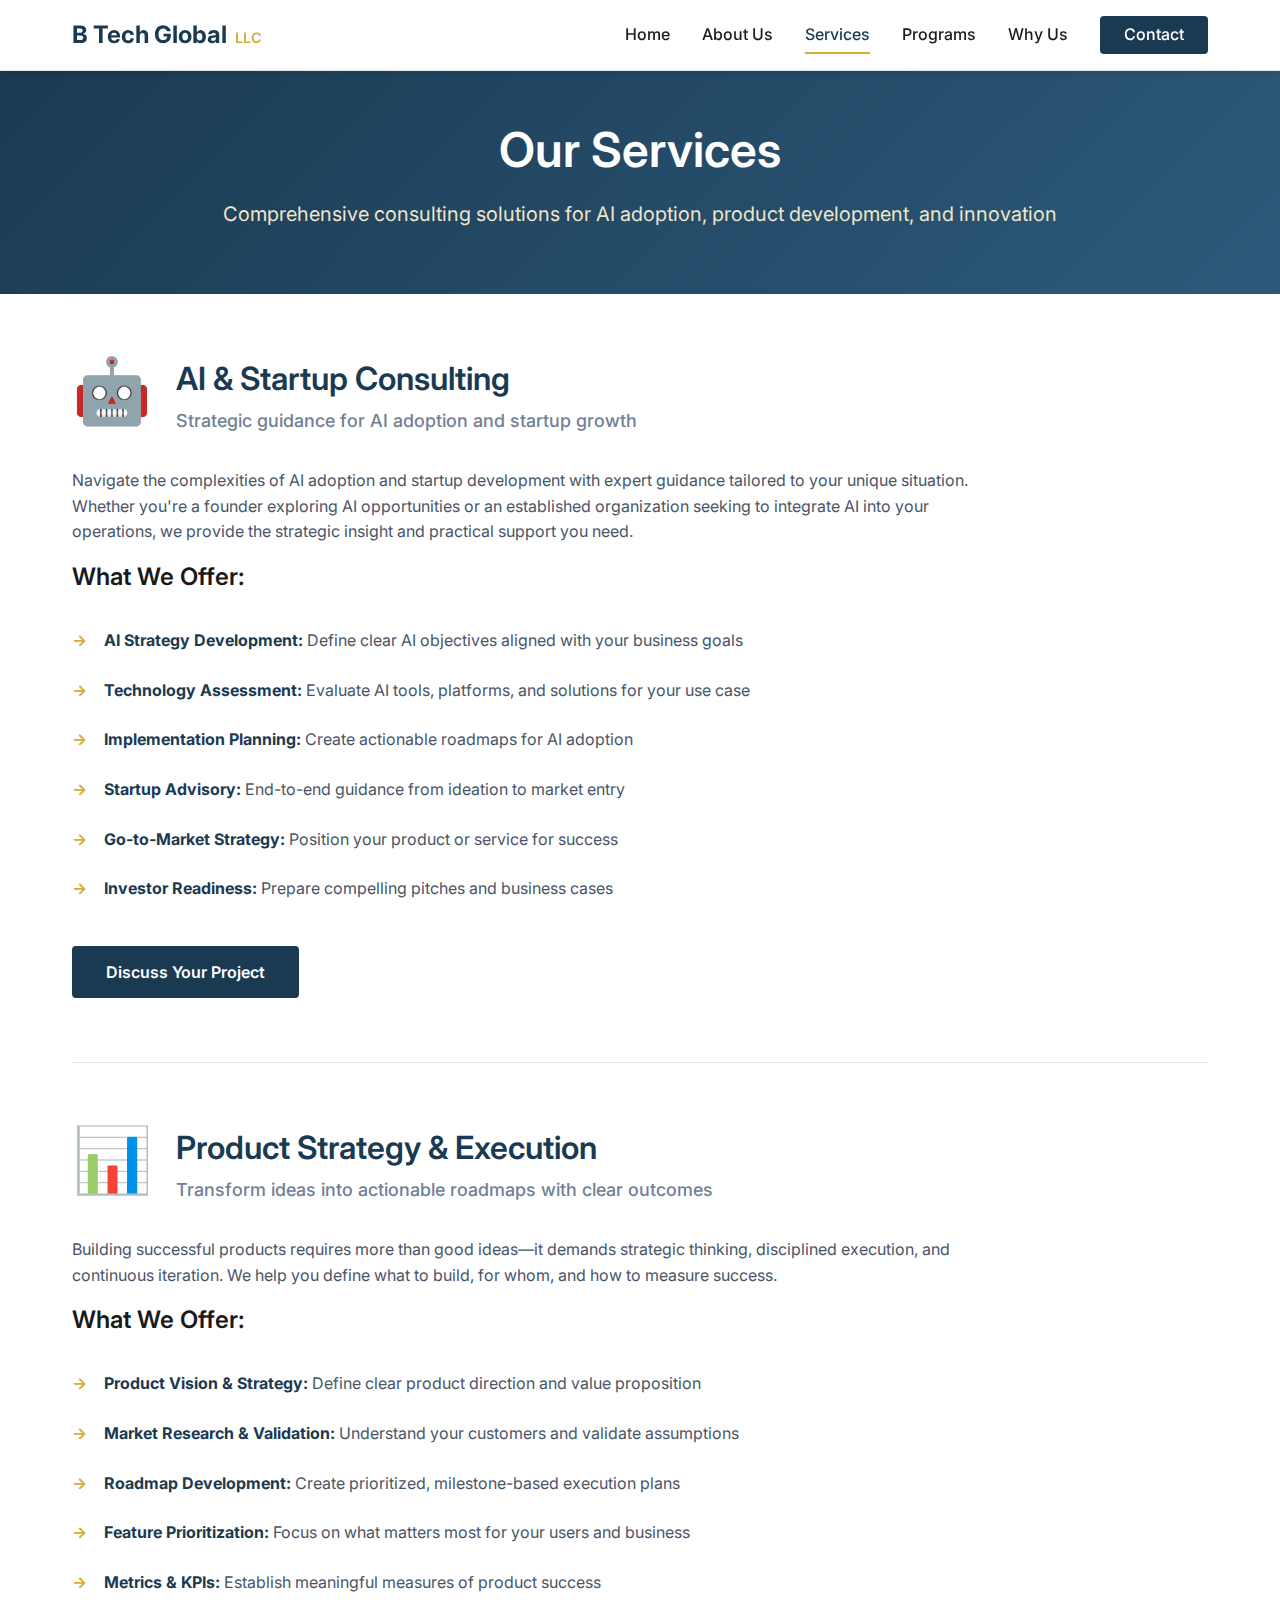
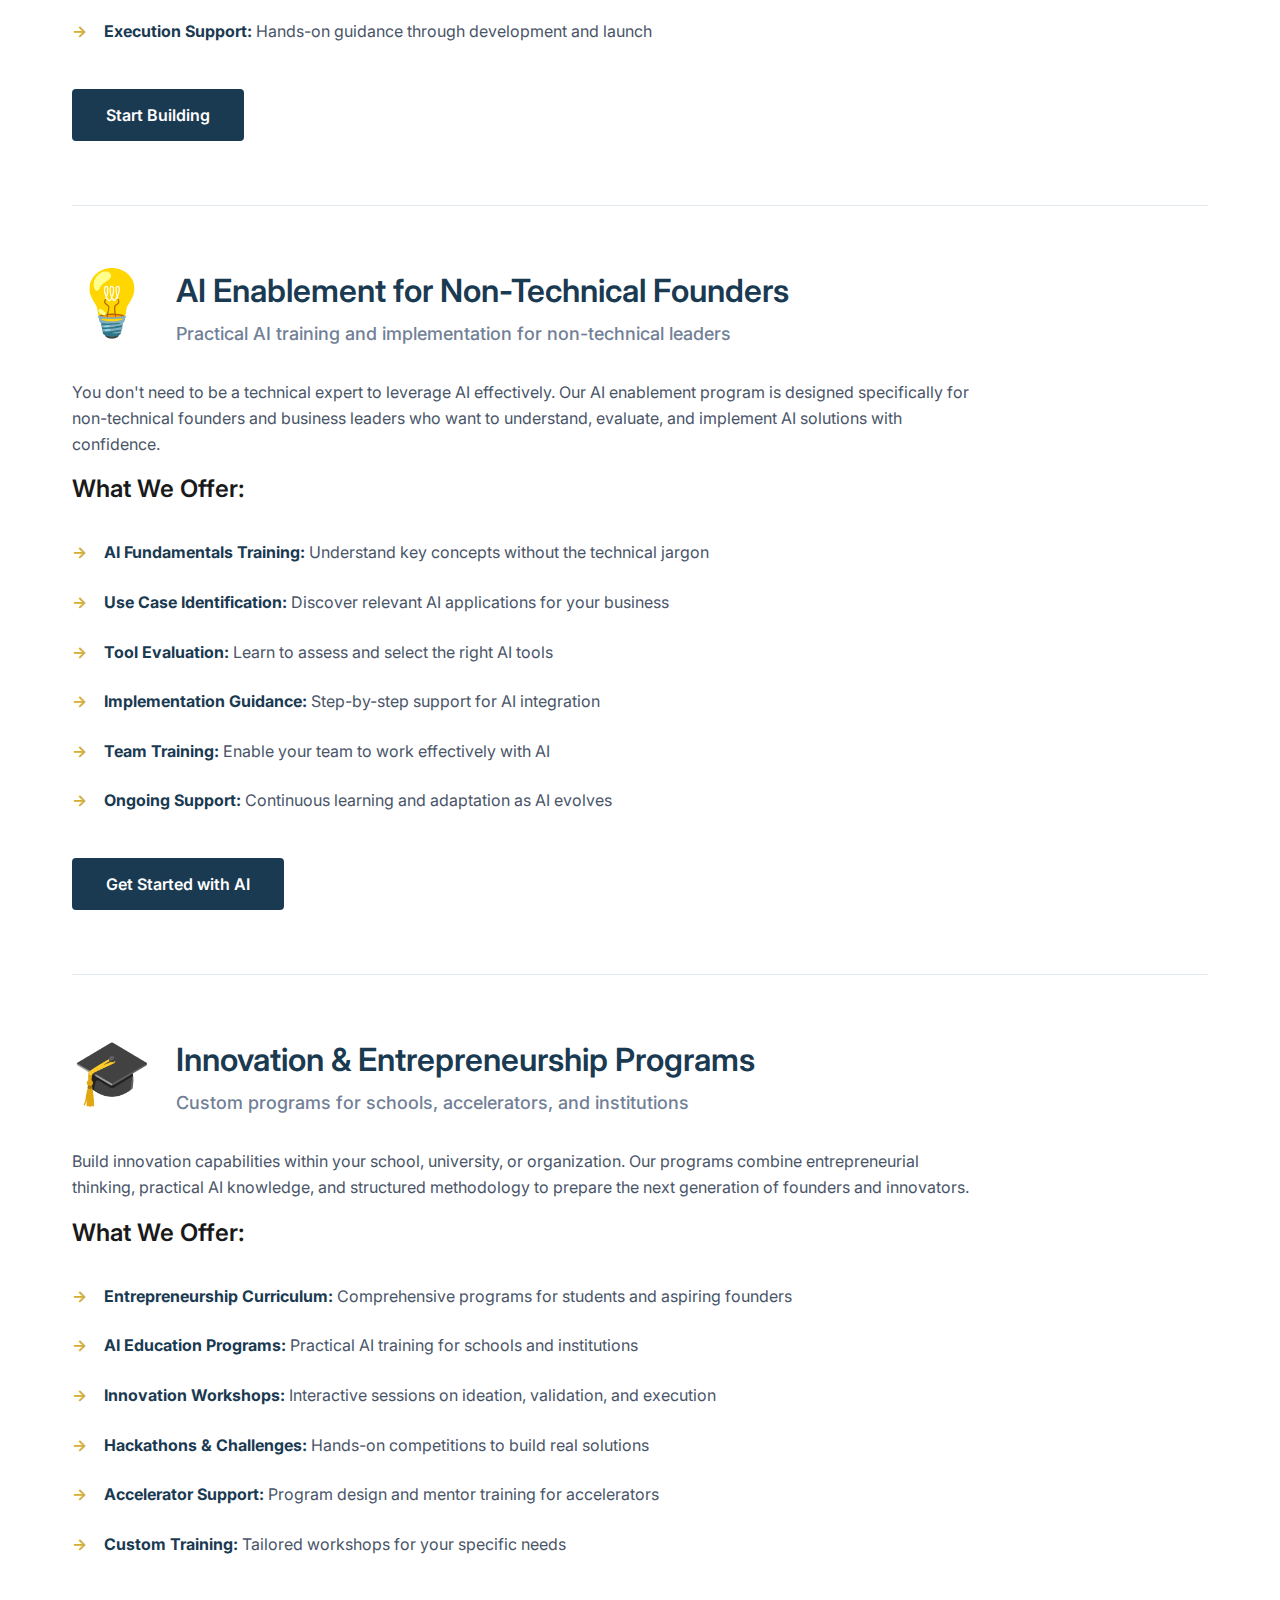
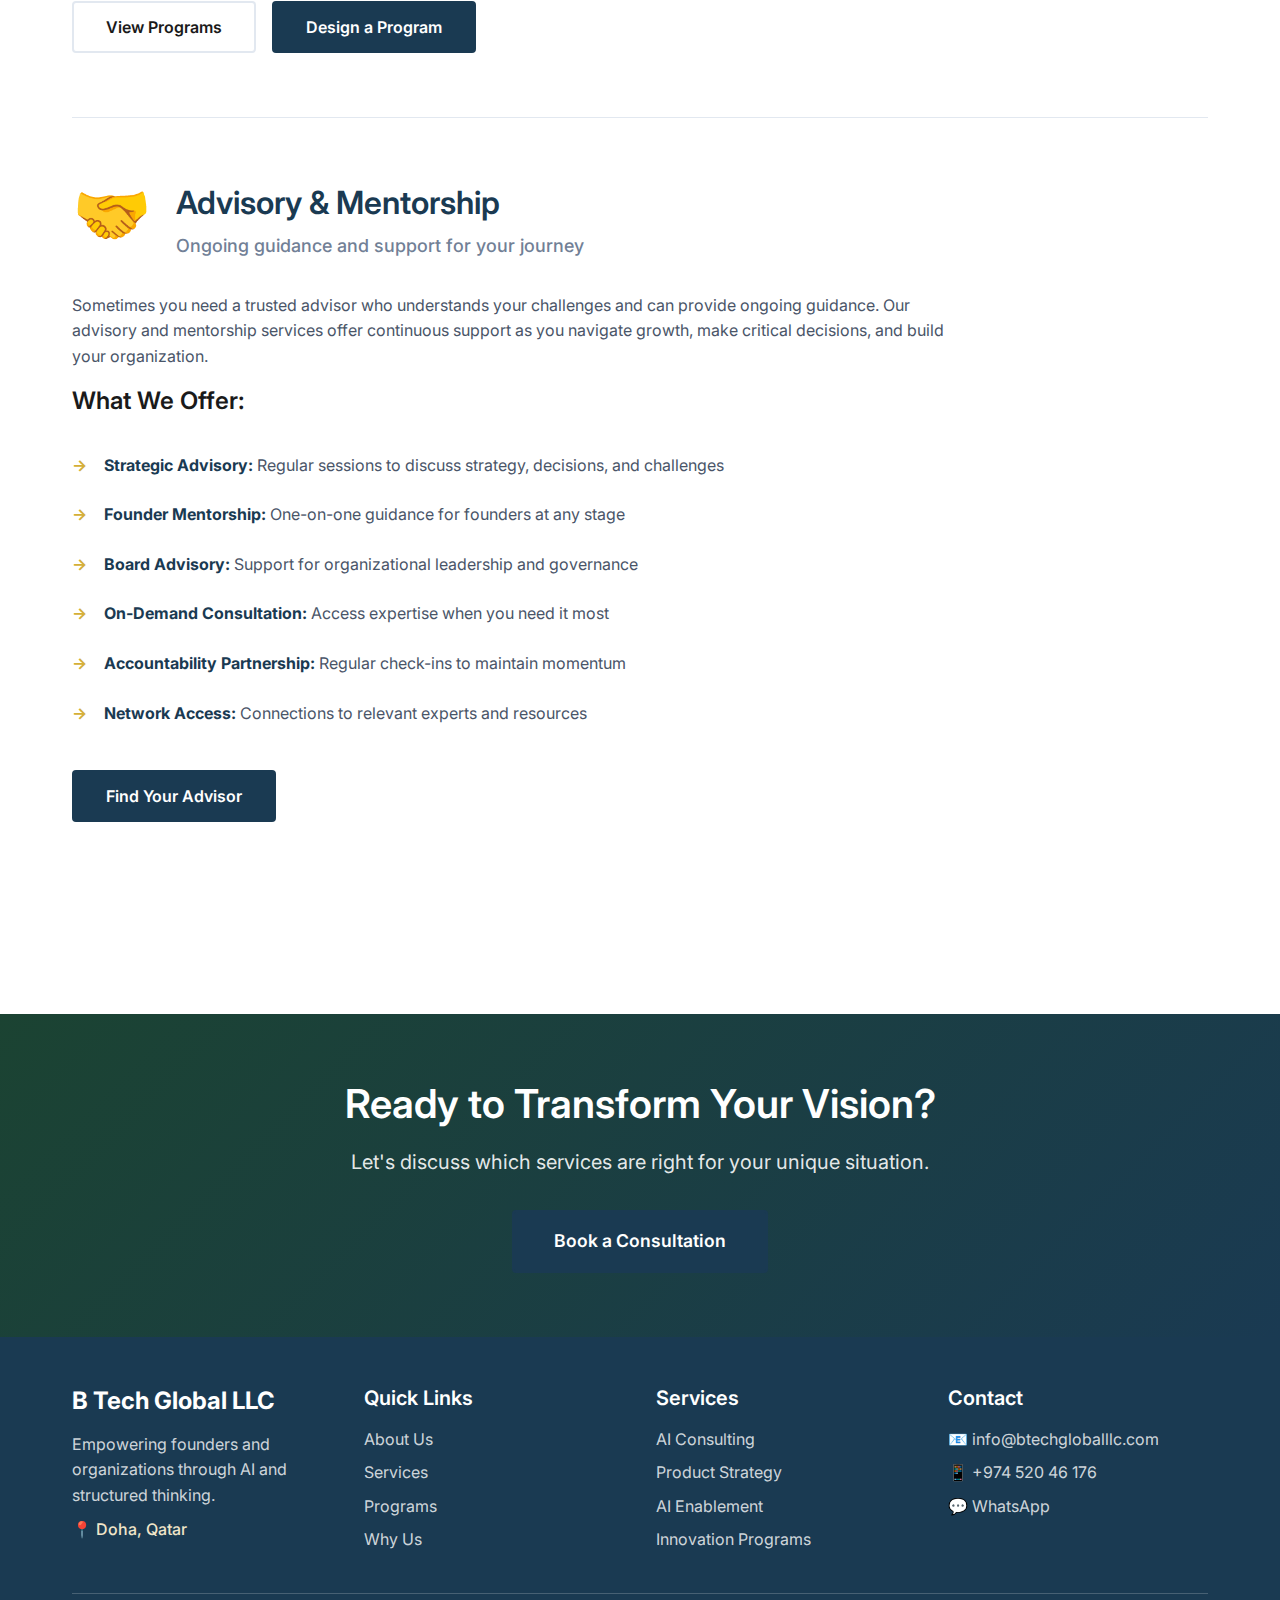
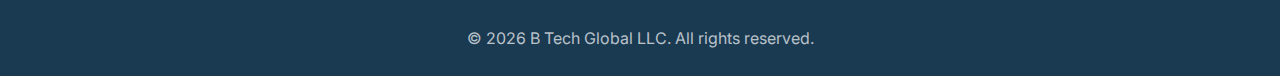
<file: services.html>
<!DOCTYPE html>
<html lang="en">
<head>
    <meta charset="UTF-8">
    <meta name="viewport" content="width=device-width, initial-scale=1.0">
    <meta name="description" content="B Tech Global services: AI & Startup Consulting, Product Strategy & Execution, AI Enablement for Non-Technical Founders, Innovation Programs, and Advisory & Mentorship in Qatar.">
    <meta name="keywords" content="AI consulting services Qatar, startup advisory Doha, product management consulting, AI enablement, innovation programs Qatar">
    
    <title>Services - B Tech Global LLC</title>
    
    <link rel="icon" type="image/svg+xml" href="favicon.svg">
    <link rel="stylesheet" href="styles.css">
    <link rel="preconnect" href="https://fonts.googleapis.com">
    <link rel="preconnect" href="https://fonts.gstatic.com" crossorigin>
    <link href="https://fonts.googleapis.com/css2?family=Inter:wght@300;400;500;600;700&display=swap" rel="stylesheet">
</head>
<body>
    <!-- Navigation -->
    <nav class="navbar">
        <div class="container">
            <div class="nav-wrapper">
                <a href="index.html" class="logo">
                    <span class="logo-text">B Tech Global</span>
                    <span class="logo-subtitle">LLC</span>
                </a>
                <button class="mobile-menu-toggle" aria-label="Toggle menu">
                    <span></span>
                    <span></span>
                    <span></span>
                </button>
                <ul class="nav-menu">
                    <li><a href="index.html">Home</a></li>
                    <li><a href="about.html">About Us</a></li>
                    <li><a href="services.html" class="active">Services</a></li>
                    <li><a href="programs.html">Programs</a></li>
                    <li><a href="why-us.html">Why Us</a></li>
                    <li><a href="contact.html" class="cta-nav">Contact</a></li>
                </ul>
            </div>
        </div>
    </nav>

    <!-- Page Header -->
    <section class="page-header">
        <div class="container">
            <h1>Our Services</h1>
            <p class="page-subtitle">Comprehensive consulting solutions for AI adoption, product development, and innovation</p>
        </div>
    </section>

    <!-- Services Detail -->
    <section class="content-section">
        <div class="container">
            <!-- AI & Startup Consulting -->
            <div id="ai-consulting" class="service-detail">
                <div class="service-detail-header">
                    <div class="service-icon-large">🤖</div>
                    <div>
                        <h2>AI & Startup Consulting</h2>
                        <p class="service-tagline">Strategic guidance for AI adoption and startup growth</p>
                    </div>
                </div>
                <div class="service-detail-content">
                    <p>Navigate the complexities of AI adoption and startup development with expert guidance tailored to your unique situation. Whether you're a founder exploring AI opportunities or an established organization seeking to integrate AI into your operations, we provide the strategic insight and practical support you need.</p>
                    
                    <h3>What We Offer:</h3>
                    <ul class="service-list">
                        <li><strong>AI Strategy Development:</strong> Define clear AI objectives aligned with your business goals</li>
                        <li><strong>Technology Assessment:</strong> Evaluate AI tools, platforms, and solutions for your use case</li>
                        <li><strong>Implementation Planning:</strong> Create actionable roadmaps for AI adoption</li>
                        <li><strong>Startup Advisory:</strong> End-to-end guidance from ideation to market entry</li>
                        <li><strong>Go-to-Market Strategy:</strong> Position your product or service for success</li>
                        <li><strong>Investor Readiness:</strong> Prepare compelling pitches and business cases</li>
                    </ul>
                    
                    <div class="service-cta">
                        <a href="contact.html" class="btn btn-primary">Discuss Your Project</a>
                    </div>
                </div>
            </div>

            <!-- Product Strategy & Execution -->
            <div id="product-strategy" class="service-detail">
                <div class="service-detail-header">
                    <div class="service-icon-large">📊</div>
                    <div>
                        <h2>Product Strategy & Execution</h2>
                        <p class="service-tagline">Transform ideas into actionable roadmaps with clear outcomes</p>
                    </div>
                </div>
                <div class="service-detail-content">
                    <p>Building successful products requires more than good ideas—it demands strategic thinking, disciplined execution, and continuous iteration. We help you define what to build, for whom, and how to measure success.</p>
                    
                    <h3>What We Offer:</h3>
                    <ul class="service-list">
                        <li><strong>Product Vision & Strategy:</strong> Define clear product direction and value proposition</li>
                        <li><strong>Market Research & Validation:</strong> Understand your customers and validate assumptions</li>
                        <li><strong>Roadmap Development:</strong> Create prioritized, milestone-based execution plans</li>
                        <li><strong>Feature Prioritization:</strong> Focus on what matters most for your users and business</li>
                        <li><strong>Metrics & KPIs:</strong> Establish meaningful measures of product success</li>
                        <li><strong>Execution Support:</strong> Hands-on guidance through development and launch</li>
                    </ul>
                    
                    <div class="service-cta">
                        <a href="contact.html" class="btn btn-primary">Start Building</a>
                    </div>
                </div>
            </div>

            <!-- AI Enablement for Non-Technical Founders -->
            <div id="ai-enablement" class="service-detail">
                <div class="service-detail-header">
                    <div class="service-icon-large">💡</div>
                    <div>
                        <h2>AI Enablement for Non-Technical Founders</h2>
                        <p class="service-tagline">Practical AI training and implementation for non-technical leaders</p>
                    </div>
                </div>
                <div class="service-detail-content">
                    <p>You don't need to be a technical expert to leverage AI effectively. Our AI enablement program is designed specifically for non-technical founders and business leaders who want to understand, evaluate, and implement AI solutions with confidence.</p>
                    
                    <h3>What We Offer:</h3>
                    <ul class="service-list">
                        <li><strong>AI Fundamentals Training:</strong> Understand key concepts without the technical jargon</li>
                        <li><strong>Use Case Identification:</strong> Discover relevant AI applications for your business</li>
                        <li><strong>Tool Evaluation:</strong> Learn to assess and select the right AI tools</li>
                        <li><strong>Implementation Guidance:</strong> Step-by-step support for AI integration</li>
                        <li><strong>Team Training:</strong> Enable your team to work effectively with AI</li>
                        <li><strong>Ongoing Support:</strong> Continuous learning and adaptation as AI evolves</li>
                    </ul>
                    
                    <div class="service-cta">
                        <a href="contact.html" class="btn btn-primary">Get Started with AI</a>
                    </div>
                </div>
            </div>

            <!-- Innovation & Entrepreneurship Programs -->
            <div id="innovation" class="service-detail">
                <div class="service-detail-header">
                    <div class="service-icon-large">🎓</div>
                    <div>
                        <h2>Innovation & Entrepreneurship Programs</h2>
                        <p class="service-tagline">Custom programs for schools, accelerators, and institutions</p>
                    </div>
                </div>
                <div class="service-detail-content">
                    <p>Build innovation capabilities within your school, university, or organization. Our programs combine entrepreneurial thinking, practical AI knowledge, and structured methodology to prepare the next generation of founders and innovators.</p>
                    
                    <h3>What We Offer:</h3>
                    <ul class="service-list">
                        <li><strong>Entrepreneurship Curriculum:</strong> Comprehensive programs for students and aspiring founders</li>
                        <li><strong>AI Education Programs:</strong> Practical AI training for schools and institutions</li>
                        <li><strong>Innovation Workshops:</strong> Interactive sessions on ideation, validation, and execution</li>
                        <li><strong>Hackathons & Challenges:</strong> Hands-on competitions to build real solutions</li>
                        <li><strong>Accelerator Support:</strong> Program design and mentor training for accelerators</li>
                        <li><strong>Custom Training:</strong> Tailored workshops for your specific needs</li>
                    </ul>
                    
                    <div class="service-cta">
                        <a href="programs.html" class="btn btn-outline">View Programs</a>
                        <a href="contact.html" class="btn btn-primary">Design a Program</a>
                    </div>
                </div>
            </div>

            <!-- Advisory & Mentorship -->
            <div id="advisory" class="service-detail">
                <div class="service-detail-header">
                    <div class="service-icon-large">🤝</div>
                    <div>
                        <h2>Advisory & Mentorship</h2>
                        <p class="service-tagline">Ongoing guidance and support for your journey</p>
                    </div>
                </div>
                <div class="service-detail-content">
                    <p>Sometimes you need a trusted advisor who understands your challenges and can provide ongoing guidance. Our advisory and mentorship services offer continuous support as you navigate growth, make critical decisions, and build your organization.</p>
                    
                    <h3>What We Offer:</h3>
                    <ul class="service-list">
                        <li><strong>Strategic Advisory:</strong> Regular sessions to discuss strategy, decisions, and challenges</li>
                        <li><strong>Founder Mentorship:</strong> One-on-one guidance for founders at any stage</li>
                        <li><strong>Board Advisory:</strong> Support for organizational leadership and governance</li>
                        <li><strong>On-Demand Consultation:</strong> Access expertise when you need it most</li>
                        <li><strong>Accountability Partnership:</strong> Regular check-ins to maintain momentum</li>
                        <li><strong>Network Access:</strong> Connections to relevant experts and resources</li>
                    </ul>
                    
                    <div class="service-cta">
                        <a href="contact.html" class="btn btn-primary">Find Your Advisor</a>
                    </div>
                </div>
            </div>
        </div>
    </section>

    <!-- CTA Section -->
    <section class="cta-section">
        <div class="container">
            <div class="cta-content">
                <h2>Ready to Transform Your Vision?</h2>
                <p>Let's discuss which services are right for your unique situation.</p>
                <a href="contact.html" class="btn btn-primary-large">Book a Consultation</a>
            </div>
        </div>
    </section>

    <!-- Footer -->
    <footer class="footer">
        <div class="container">
            <div class="footer-content">
                <div class="footer-section">
                    <h3 class="footer-logo">B Tech Global LLC</h3>
                    <p>Empowering founders and organizations through AI and structured thinking.</p>
                    <p class="footer-location">📍 Doha, Qatar</p>
                </div>
                <div class="footer-section">
                    <h4>Quick Links</h4>
                    <ul class="footer-links">
                        <li><a href="about.html">About Us</a></li>
                        <li><a href="services.html">Services</a></li>
                        <li><a href="programs.html">Programs</a></li>
                        <li><a href="why-us.html">Why Us</a></li>
                    </ul>
                </div>
                <div class="footer-section">
                    <h4>Services</h4>
                    <ul class="footer-links">
                        <li><a href="services.html#ai-consulting">AI Consulting</a></li>
                        <li><a href="services.html#product-strategy">Product Strategy</a></li>
                        <li><a href="services.html#ai-enablement">AI Enablement</a></li>
                        <li><a href="services.html#innovation">Innovation Programs</a></li>
                    </ul>
                </div>
                <div class="footer-section">
                    <h4>Contact</h4>
                    <ul class="footer-contact">
                        <li>📧 <a href="mailto:info@btechgloballlc.com">info@btechgloballlc.com</a></li>
                        <li>📱 <a href="tel:+97452046176">+974 520 46 176</a></li>
                        <li>💬 <a href="https://wa.me/97452046176">WhatsApp</a></li>
                    </ul>
                </div>
            </div>
            <div class="footer-bottom">
                <p>&copy; 2026 B Tech Global LLC. All rights reserved.</p>
            </div>
        </div>
    </footer>

    <script src="script.js"></script>
</body>
</html>
</file>
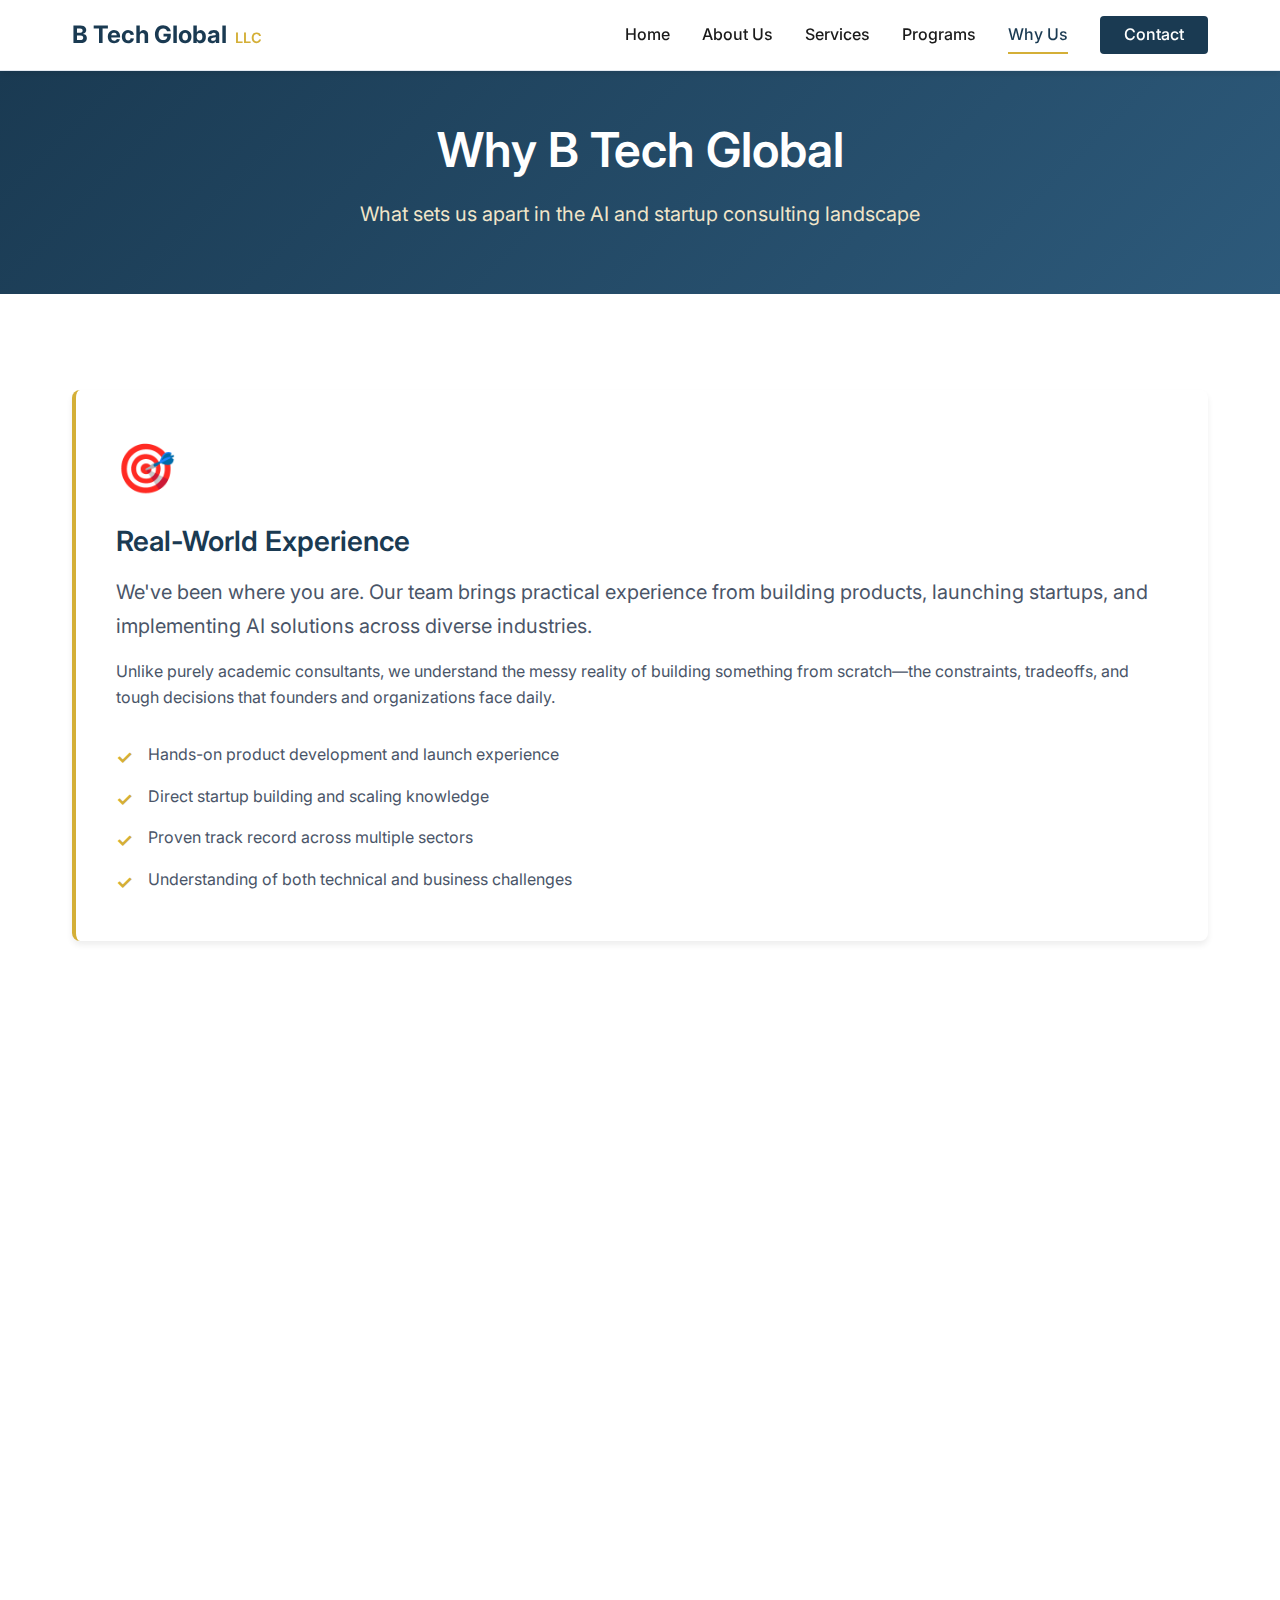
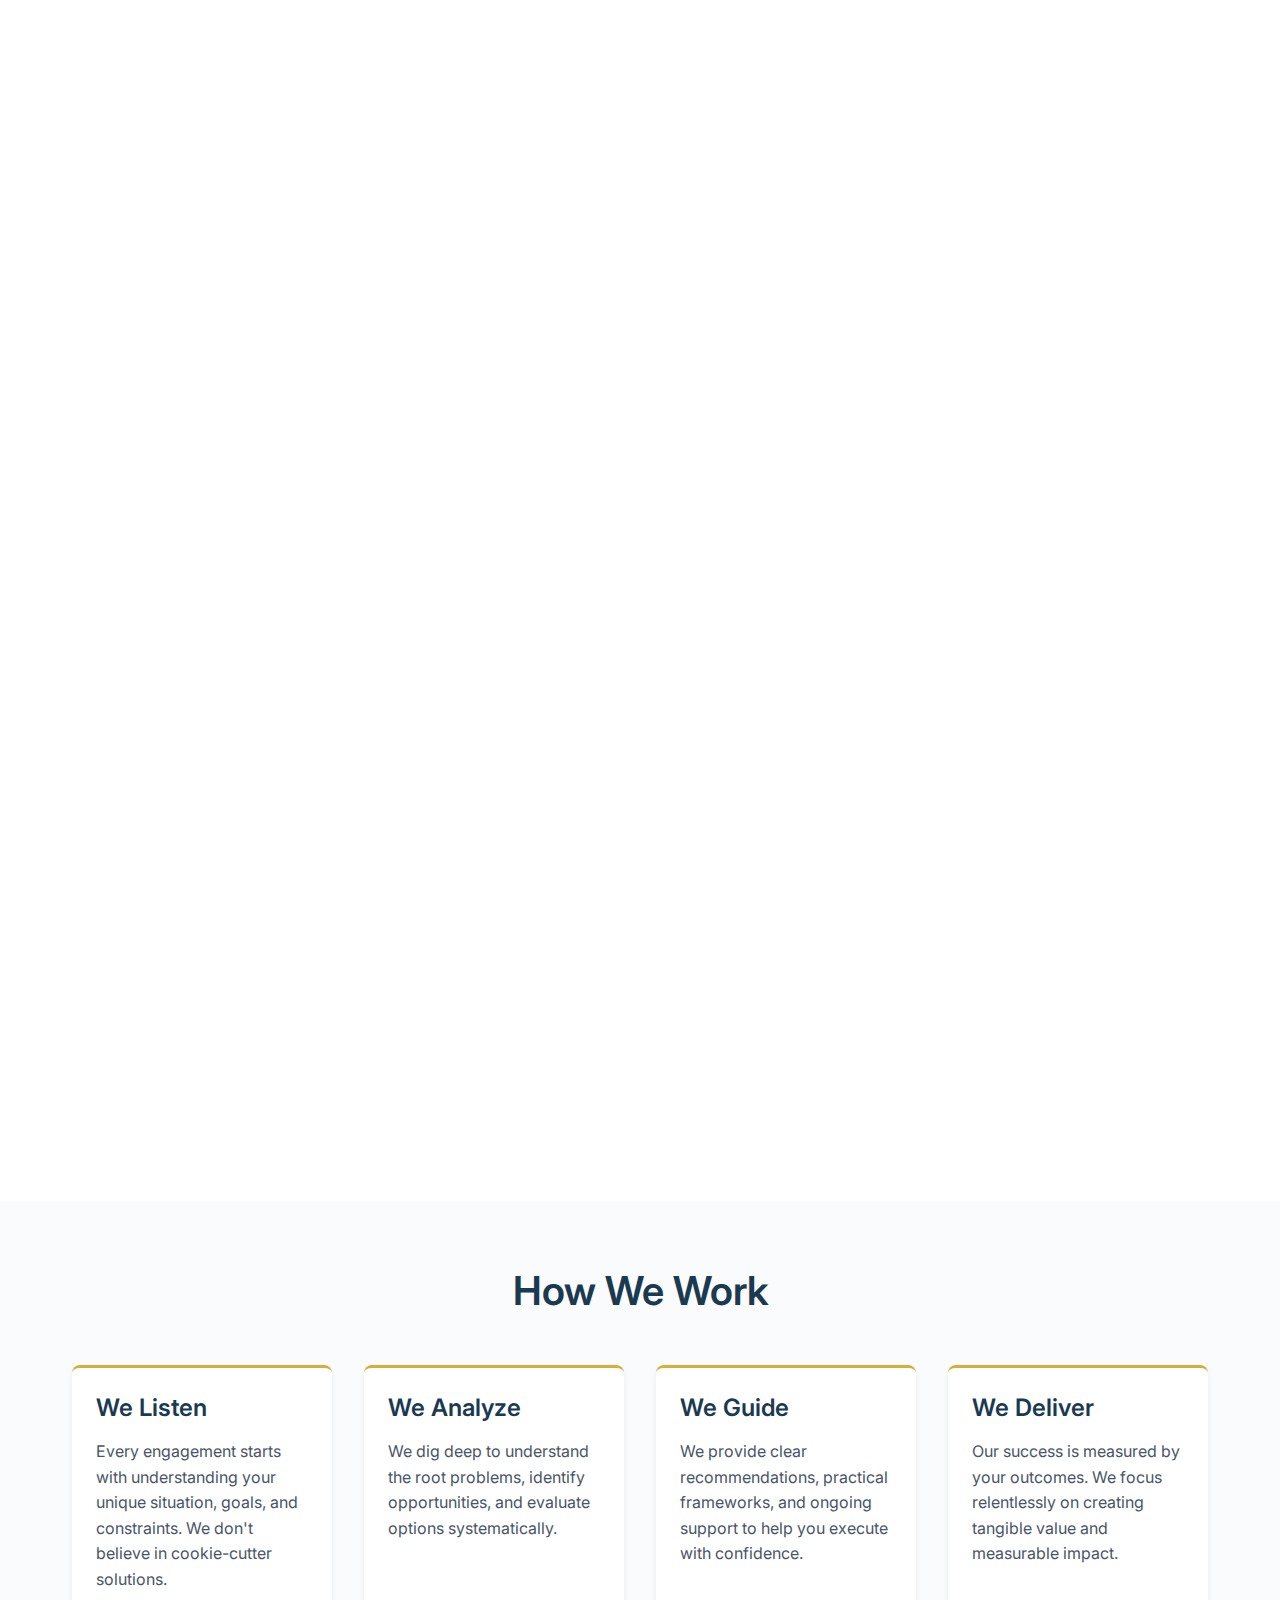
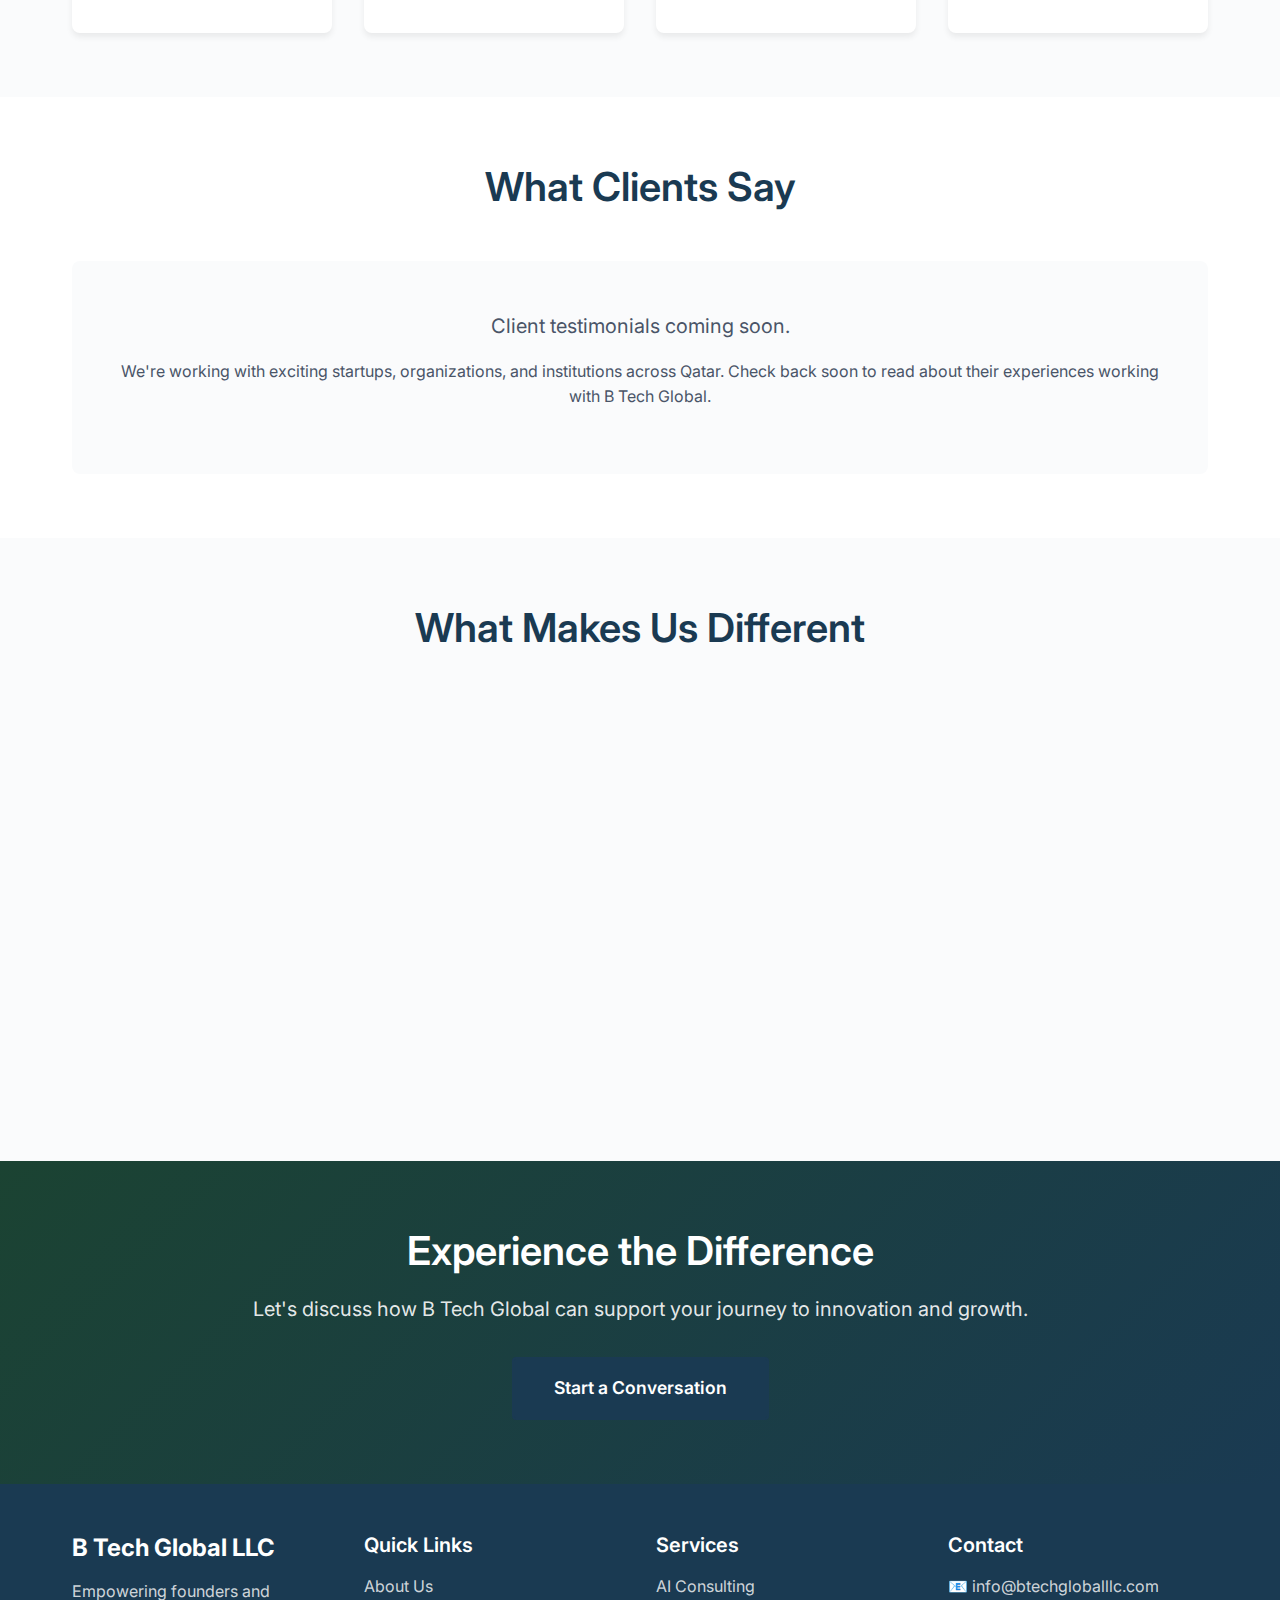
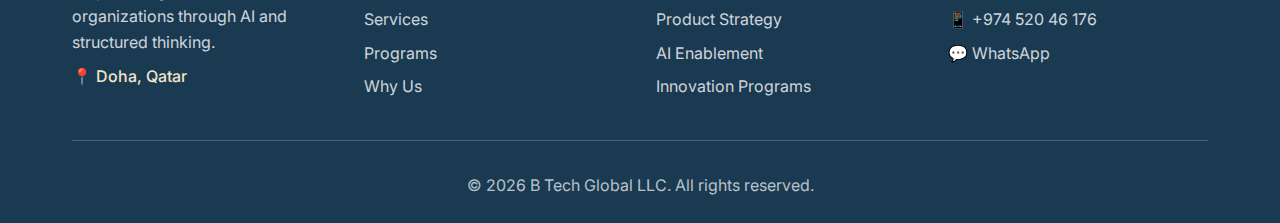
<file: why-us.html>
<!DOCTYPE html>
<html lang="en">
<head>
    <meta charset="UTF-8">
    <meta name="viewport" content="width=device-width, initial-scale=1.0">
    <meta name="description" content="Why choose B Tech Global: Real-world experience, practical structured approach, responsible AI adoption, and local understanding with global expertise in Qatar.">
    <meta name="keywords" content="AI consulting expertise Qatar, startup advisory experience, practical AI approach, Qatar business consulting">
    
    <title>Why B Tech Global - B Tech Global LLC</title>
    
    <link rel="icon" type="image/svg+xml" href="favicon.svg">
    <link rel="stylesheet" href="styles.css">
    <link rel="preconnect" href="https://fonts.googleapis.com">
    <link rel="preconnect" href="https://fonts.gstatic.com" crossorigin>
    <link href="https://fonts.googleapis.com/css2?family=Inter:wght@300;400;500;600;700&display=swap" rel="stylesheet">
</head>
<body>
    <!-- Navigation -->
    <nav class="navbar">
        <div class="container">
            <div class="nav-wrapper">
                <a href="index.html" class="logo">
                    <span class="logo-text">B Tech Global</span>
                    <span class="logo-subtitle">LLC</span>
                </a>
                <button class="mobile-menu-toggle" aria-label="Toggle menu">
                    <span></span>
                    <span></span>
                    <span></span>
                </button>
                <ul class="nav-menu">
                    <li><a href="index.html">Home</a></li>
                    <li><a href="about.html">About Us</a></li>
                    <li><a href="services.html">Services</a></li>
                    <li><a href="programs.html">Programs</a></li>
                    <li><a href="why-us.html" class="active">Why Us</a></li>
                    <li><a href="contact.html" class="cta-nav">Contact</a></li>
                </ul>
            </div>
        </div>
    </nav>

    <!-- Page Header -->
    <section class="page-header">
        <div class="container">
            <h1>Why B Tech Global</h1>
            <p class="page-subtitle">What sets us apart in the AI and startup consulting landscape</p>
        </div>
    </section>

    <!-- Main Content -->
    <section class="content-section">
        <div class="container">
            <div class="why-us-grid">
                <!-- Real-World Experience -->
                <div class="why-card">
                    <div class="why-icon">🎯</div>
                    <h2>Real-World Experience</h2>
                    <p class="lead">We've been where you are. Our team brings practical experience from building products, launching startups, and implementing AI solutions across diverse industries.</p>
                    <p>Unlike purely academic consultants, we understand the messy reality of building something from scratch—the constraints, tradeoffs, and tough decisions that founders and organizations face daily.</p>
                    <ul class="benefit-list">
                        <li>Hands-on product development and launch experience</li>
                        <li>Direct startup building and scaling knowledge</li>
                        <li>Proven track record across multiple sectors</li>
                        <li>Understanding of both technical and business challenges</li>
                    </ul>
                </div>

                <!-- Practical, Structured Approach -->
                <div class="why-card">
                    <div class="why-icon">⚡</div>
                    <h2>Practical, Structured Approach</h2>
                    <p class="lead">We believe in frameworks over fluff. Every engagement is built on proven methodologies, clear processes, and actionable deliverables.</p>
                    <p>You won't get vague advice or generic recommendations. Instead, we provide structured guidance that you can implement immediately, with clear milestones and measurable outcomes.</p>
                    <ul class="benefit-list">
                        <li>Proven frameworks adapted to your context</li>
                        <li>Clear, actionable deliverables at every stage</li>
                        <li>Focus on execution, not just strategy</li>
                        <li>Systematic approach to complex problems</li>
                    </ul>
                </div>

                <!-- Responsible AI Adoption -->
                <div class="why-card">
                    <div class="why-icon">🤝</div>
                    <h2>Responsible AI Adoption</h2>
                    <p class="lead">AI is powerful, but it must be implemented thoughtfully. We prioritize responsible AI practices that align with your values and serve your stakeholders ethically.</p>
                    <p>We help you navigate the hype, understand real capabilities and limitations, and make informed decisions about when and how to use AI effectively and responsibly.</p>
                    <ul class="benefit-list">
                        <li>Ethics-first approach to AI implementation</li>
                        <li>Realistic expectations and honest assessments</li>
                        <li>Focus on practical, beneficial AI use cases</li>
                        <li>Guidance on responsible data practices</li>
                    </ul>
                </div>

                <!-- Local Understanding, Global Expertise -->
                <div class="why-card">
                    <div class="why-icon">🌍</div>
                    <h2>Local Understanding with Global Expertise</h2>
                    <p class="lead">Based in Doha, we deeply understand the Qatar and GCC ecosystem—the opportunities, challenges, regulations, and cultural context that shape business here.</p>
                    <p>At the same time, we bring global best practices and international standards, ensuring you benefit from world-class methodologies adapted to regional realities.</p>
                    <ul class="benefit-list">
                        <li>Deep knowledge of Qatar's innovation ecosystem</li>
                        <li>Understanding of regional business culture and context</li>
                        <li>Global best practices and international standards</li>
                        <li>Network across GCC and beyond</li>
                    </ul>
                </div>
            </div>
        </div>
    </section>

    <!-- Approach Section -->
    <section class="content-section alt-bg">
        <div class="container">
            <h2 class="section-title">How We Work</h2>
            <div class="approach-section">
                <div class="approach-column">
                    <h3>We Listen</h3>
                    <p>Every engagement starts with understanding your unique situation, goals, and constraints. We don't believe in cookie-cutter solutions.</p>
                </div>
                <div class="approach-column">
                    <h3>We Analyze</h3>
                    <p>We dig deep to understand the root problems, identify opportunities, and evaluate options systematically.</p>
                </div>
                <div class="approach-column">
                    <h3>We Guide</h3>
                    <p>We provide clear recommendations, practical frameworks, and ongoing support to help you execute with confidence.</p>
                </div>
                <div class="approach-column">
                    <h3>We Deliver</h3>
                    <p>Our success is measured by your outcomes. We focus relentlessly on creating tangible value and measurable impact.</p>
                </div>
            </div>
        </div>
    </section>

    <!-- What Clients Say (Placeholder) -->
    <section class="content-section">
        <div class="container">
            <h2 class="section-title">What Clients Say</h2>
            <div class="testimonial-placeholder">
                <p class="lead">Client testimonials coming soon.</p>
                <p>We're working with exciting startups, organizations, and institutions across Qatar. Check back soon to read about their experiences working with B Tech Global.</p>
            </div>
        </div>
    </section>

    <!-- Differentiators -->
    <section class="content-section alt-bg">
        <div class="container">
            <h2 class="section-title">What Makes Us Different</h2>
            <div class="differentiator-grid">
                <div class="differentiator-item">
                    <h4>No Sales Pressure</h4>
                    <p>We focus on understanding your needs and providing honest guidance, not pushing services you don't need.</p>
                </div>
                <div class="differentiator-item">
                    <h4>Transparent Process</h4>
                    <p>Clear scope, deliverables, and timeline from the start. No surprises, no scope creep without your approval.</p>
                </div>
                <div class="differentiator-item">
                    <h4>Hands-On Support</h4>
                    <p>We don't just create reports—we work alongside you to implement recommendations and achieve results.</p>
                </div>
                <div class="differentiator-item">
                    <h4>Knowledge Transfer</h4>
                    <p>We build your internal capabilities, so you're not dependent on external consultants long-term.</p>
                </div>
                <div class="differentiator-item">
                    <h4>Long-Term Partnership</h4>
                    <p>We're invested in your success beyond the initial engagement. Many clients return for ongoing advisory and support.</p>
                </div>
                <div class="differentiator-item">
                    <h4>Quality Over Quantity</h4>
                    <p>We limit our client engagements to ensure each receives the attention and quality they deserve.</p>
                </div>
            </div>
        </div>
    </section>

    <!-- CTA Section -->
    <section class="cta-section">
        <div class="container">
            <div class="cta-content">
                <h2>Experience the Difference</h2>
                <p>Let's discuss how B Tech Global can support your journey to innovation and growth.</p>
                <a href="contact.html" class="btn btn-primary-large">Start a Conversation</a>
            </div>
        </div>
    </section>

    <!-- Footer -->
    <footer class="footer">
        <div class="container">
            <div class="footer-content">
                <div class="footer-section">
                    <h3 class="footer-logo">B Tech Global LLC</h3>
                    <p>Empowering founders and organizations through AI and structured thinking.</p>
                    <p class="footer-location">📍 Doha, Qatar</p>
                </div>
                <div class="footer-section">
                    <h4>Quick Links</h4>
                    <ul class="footer-links">
                        <li><a href="about.html">About Us</a></li>
                        <li><a href="services.html">Services</a></li>
                        <li><a href="programs.html">Programs</a></li>
                        <li><a href="why-us.html">Why Us</a></li>
                    </ul>
                </div>
                <div class="footer-section">
                    <h4>Services</h4>
                    <ul class="footer-links">
                        <li><a href="services.html#ai-consulting">AI Consulting</a></li>
                        <li><a href="services.html#product-strategy">Product Strategy</a></li>
                        <li><a href="services.html#ai-enablement">AI Enablement</a></li>
                        <li><a href="services.html#innovation">Innovation Programs</a></li>
                    </ul>
                </div>
                <div class="footer-section">
                    <h4>Contact</h4>
                    <ul class="footer-contact">
                        <li>📧 <a href="mailto:info@btechgloballlc.com">info@btechgloballlc.com</a></li>
                        <li>📱 <a href="tel:+97452046176">+974 520 46 176</a></li>
                        <li>💬 <a href="https://wa.me/97452046176">WhatsApp</a></li>
                    </ul>
                </div>
            </div>
            <div class="footer-bottom">
                <p>&copy; 2026 B Tech Global LLC. All rights reserved.</p>
            </div>
        </div>
    </footer>

    <script src="script.js"></script>
</body>
</html>
</file>
<file: styles.css>
/* ============================================
   B Tech Global LLC - Professional Consulting Website
   ============================================ */

/* ============================================
   CSS Variables & Reset
   ============================================ */
:root {
    /* Colors */
    --primary-blue: #1a3a52;
    --secondary-blue: #2d5a7b;
    --dark-green: #1b4332;
    --accent-gold: #d4af37;
    --light-gold: #f0e5c9;
    --bg-light: #fafbfc;
    --bg-white: #ffffff;
    --text-primary: #1a1a1a;
    --text-secondary: #4a5568;
    --text-light: #718096;
    --border-color: #e2e8f0;
    --shadow: 0 4px 6px rgba(0, 0, 0, 0.07);
    --shadow-lg: 0 10px 25px rgba(0, 0, 0, 0.1);
    
    /* Typography */
    --font-main: 'Inter', -apple-system, BlinkMacSystemFont, 'Segoe UI', sans-serif;
    --font-size-base: 16px;
    --line-height-base: 1.6;
    
    /* Spacing */
    --spacing-xs: 0.5rem;
    --spacing-sm: 1rem;
    --spacing-md: 2rem;
    --spacing-lg: 3rem;
    --spacing-xl: 4rem;
    
    /* Container */
    --container-max: 1200px;
    --container-padding: 2rem;
    
    /* Transitions */
    --transition: all 0.3s ease;
}

/* Reset & Base Styles */
* {
    margin: 0;
    padding: 0;
    box-sizing: border-box;
}

html {
    font-size: var(--font-size-base);
    scroll-behavior: smooth;
}

body {
    font-family: var(--font-main);
    line-height: var(--line-height-base);
    color: var(--text-primary);
    background-color: var(--bg-white);
    -webkit-font-smoothing: antialiased;
    -moz-osx-font-smoothing: grayscale;
}

img {
    max-width: 100%;
    height: auto;
    display: block;
}

a {
    color: var(--primary-blue);
    text-decoration: none;
    transition: var(--transition);
}

a:hover {
    color: var(--secondary-blue);
}

/* ============================================
   Typography
   ============================================ */
h1, h2, h3, h4, h5, h6 {
    font-weight: 600;
    line-height: 1.3;
    color: var(--text-primary);
    margin-bottom: 1rem;
}

h1 { font-size: 2.5rem; }
h2 { font-size: 2rem; }
h3 { font-size: 1.5rem; }
h4 { font-size: 1.25rem; }
h5 { font-size: 1.1rem; }
h6 { font-size: 1rem; }

p {
    margin-bottom: 1rem;
    color: var(--text-secondary);
}

.lead {
    font-size: 1.25rem;
    font-weight: 400;
    color: var(--text-secondary);
    line-height: 1.7;
}

/* ============================================
   Container & Layout
   ============================================ */
.container {
    max-width: var(--container-max);
    margin: 0 auto;
    padding: 0 var(--container-padding);
}

section {
    padding: var(--spacing-xl) 0;
}

.alt-bg {
    background-color: var(--bg-light);
}

/* ============================================
   Navigation
   ============================================ */
.navbar {
    background-color: var(--bg-white);
    box-shadow: var(--shadow);
    position: sticky;
    top: 0;
    z-index: 1000;
    border-bottom: 1px solid var(--border-color);
}

.nav-wrapper {
    display: flex;
    justify-content: space-between;
    align-items: center;
    padding: 1rem 0;
}

.logo {
    display: flex;
    align-items: baseline;
    gap: 0.5rem;
    font-weight: 700;
    color: var(--primary-blue);
    font-size: 1.5rem;
    transition: var(--transition);
}

.logo:hover {
    color: var(--secondary-blue);
}

.logo-text {
    color: var(--primary-blue);
}

.logo-subtitle {
    font-size: 0.9rem;
    color: var(--accent-gold);
    font-weight: 600;
}

.nav-menu {
    display: flex;
    list-style: none;
    gap: 2rem;
    align-items: center;
}

.nav-menu a {
    color: var(--text-primary);
    font-weight: 500;
    padding: 0.5rem 0;
    border-bottom: 2px solid transparent;
    transition: var(--transition);
}

.nav-menu a:hover,
.nav-menu a.active {
    color: var(--primary-blue);
    border-bottom-color: var(--accent-gold);
}

.cta-nav {
    background-color: var(--primary-blue);
    color: var(--bg-white) !important;
    padding: 0.5rem 1.5rem !important;
    border-radius: 4px;
    border-bottom: 2px solid transparent !important;
}

.cta-nav:hover {
    background-color: var(--secondary-blue);
    color: var(--bg-white) !important;
}

.mobile-menu-toggle {
    display: none;
    flex-direction: column;
    gap: 4px;
    background: none;
    border: none;
    cursor: pointer;
    padding: 0.5rem;
}

.mobile-menu-toggle span {
    width: 25px;
    height: 3px;
    background-color: var(--primary-blue);
    transition: var(--transition);
}

/* ============================================
   Buttons
   ============================================ */
.btn {
    display: inline-block;
    padding: 0.75rem 2rem;
    font-weight: 600;
    text-align: center;
    border-radius: 4px;
    transition: var(--transition);
    cursor: pointer;
    border: 2px solid transparent;
    font-size: 1rem;
    line-height: 1.5;
}

.btn-primary {
    background-color: var(--primary-blue);
    color: var(--bg-white);
    border-color: var(--primary-blue);
}

.btn-primary:hover {
    background-color: var(--secondary-blue);
    border-color: var(--secondary-blue);
    color: var(--bg-white);
    transform: translateY(-2px);
    box-shadow: var(--shadow-lg);
}

.btn-secondary {
    background-color: transparent;
    color: var(--primary-blue);
    border-color: var(--primary-blue);
}

.btn-secondary:hover {
    background-color: var(--primary-blue);
    color: var(--bg-white);
    transform: translateY(-2px);
}

.btn-outline {
    background-color: transparent;
    color: var(--text-primary);
    border-color: var(--border-color);
}

.btn-outline:hover {
    background-color: var(--bg-light);
    border-color: var(--primary-blue);
    color: var(--primary-blue);
}

.btn-primary-large {
    background-color: var(--primary-blue);
    color: var(--bg-white);
    padding: 1rem 2.5rem;
    font-size: 1.1rem;
    border-color: var(--primary-blue);
}

.btn-primary-large:hover {
    background-color: var(--secondary-blue);
    border-color: var(--secondary-blue);
    color: var(--bg-white);
    transform: translateY(-2px);
    box-shadow: var(--shadow-lg);
}

.btn-secondary-large {
    background-color: transparent;
    color: var(--primary-blue);
    border-color: var(--primary-blue);
    padding: 1rem 2.5rem;
    font-size: 1.1rem;
}

.btn-secondary-large:hover {
    background-color: var(--primary-blue);
    color: var(--bg-white);
    transform: translateY(-2px);
}

.btn-text {
    background: none;
    border: none;
    color: var(--primary-blue);
    padding: 0.5rem 0;
    font-weight: 600;
}

.btn-text:hover {
    color: var(--secondary-blue);
    text-decoration: underline;
}

.btn-full {
    width: 100%;
}

/* ============================================
   Hero Section
   ============================================ */
.hero {
    background: linear-gradient(135deg, var(--primary-blue) 0%, var(--dark-green) 100%);
    color: var(--bg-white);
    padding: var(--spacing-xl) 0;
    min-height: 70vh;
    display: flex;
    align-items: center;
}

.hero-content {
    max-width: 900px;
}

.hero-title {
    font-size: 3.5rem;
    font-weight: 700;
    margin-bottom: 1.5rem;
    color: var(--bg-white);
    line-height: 1.2;
}

.hero-subtitle {
    font-size: 1.5rem;
    margin-bottom: 1.5rem;
    color: var(--light-gold);
    font-weight: 500;
}

.hero-description {
    font-size: 1.125rem;
    line-height: 1.8;
    margin-bottom: 2rem;
    color: rgba(255, 255, 255, 0.95);
    max-width: 800px;
}

.hero-cta {
    display: flex;
    gap: 1rem;
    flex-wrap: wrap;
}

.hero-cta .btn {
    font-size: 1.1rem;
}

/* ============================================
   Page Header
   ============================================ */
.page-header {
    background: linear-gradient(135deg, var(--primary-blue) 0%, var(--secondary-blue) 100%);
    color: var(--bg-white);
    padding: 3rem 0;
    text-align: center;
}

.page-header h1 {
    color: var(--bg-white);
    margin-bottom: 1rem;
    font-size: 3rem;
}

.page-subtitle {
    font-size: 1.25rem;
    color: var(--light-gold);
    font-weight: 400;
}

/* ============================================
   Services Preview
   ============================================ */
.services-preview {
    background-color: var(--bg-light);
}

.section-title {
    text-align: center;
    font-size: 2.5rem;
    margin-bottom: 3rem;
    color: var(--primary-blue);
}

.services-grid {
    display: grid;
    grid-template-columns: repeat(auto-fit, minmax(280px, 1fr));
    gap: 2rem;
    margin-bottom: 3rem;
}

.service-card {
    background-color: var(--bg-white);
    padding: 2rem;
    border-radius: 8px;
    box-shadow: var(--shadow);
    transition: var(--transition);
    border-top: 3px solid var(--accent-gold);
}

.service-card:hover {
    transform: translateY(-5px);
    box-shadow: var(--shadow-lg);
}

.service-icon {
    font-size: 3rem;
    margin-bottom: 1rem;
}

.service-card h3 {
    color: var(--primary-blue);
    margin-bottom: 1rem;
}

.section-cta {
    text-align: center;
    margin-top: 2rem;
}

/* ============================================
   Value Section
   ============================================ */
.value-section {
    background-color: var(--bg-white);
}

.value-content {
    display: grid;
    grid-template-columns: 1fr;
    gap: 3rem;
}

.value-text h2 {
    color: var(--primary-blue);
    margin-bottom: 1.5rem;
}

.value-stats {
    display: grid;
    grid-template-columns: repeat(3, 1fr);
    gap: 2rem;
    margin-top: 2rem;
}

.stat-item {
    text-align: center;
    padding: 1.5rem;
    background-color: var(--bg-light);
    border-radius: 8px;
    border-left: 4px solid var(--accent-gold);
}

.stat-number {
    font-size: 2rem;
    font-weight: 700;
    color: var(--primary-blue);
    margin-bottom: 0.5rem;
}

.stat-label {
    color: var(--text-secondary);
    font-weight: 500;
}

/* ============================================
   CTA Section
   ============================================ */
.cta-section {
    background: linear-gradient(135deg, var(--dark-green) 0%, var(--primary-blue) 100%);
    color: var(--bg-white);
    text-align: center;
}

.cta-content h2 {
    color: var(--bg-white);
    font-size: 2.5rem;
    margin-bottom: 1rem;
}

.cta-content p {
    font-size: 1.25rem;
    color: rgba(255, 255, 255, 0.9);
    margin-bottom: 2rem;
}

.cta-buttons {
    display: flex;
    gap: 1rem;
    justify-content: center;
    flex-wrap: wrap;
}

/* ============================================
   Content Sections
   ============================================ */
.content-section {
    padding: var(--spacing-xl) 0;
}

.content-wrapper {
    max-width: 900px;
    margin: 0 auto;
}

.content-main h2 {
    color: var(--primary-blue);
    margin-bottom: 1.5rem;
}

.content-main h3 {
    color: var(--dark-green);
    margin-top: 2rem;
    margin-bottom: 1rem;
}

/* ============================================
   Values Grid
   ============================================ */
.values-grid {
    display: grid;
    grid-template-columns: repeat(auto-fit, minmax(280px, 1fr));
    gap: 2rem;
    margin-top: 2rem;
}

.value-card {
    background-color: var(--bg-white);
    padding: 2rem;
    border-radius: 8px;
    box-shadow: var(--shadow);
}

.value-icon {
    font-size: 2.5rem;
    margin-bottom: 1rem;
}

.value-card h3 {
    color: var(--primary-blue);
    margin-bottom: 1rem;
}

/* ============================================
   Approach Section
   ============================================ */
.approach-points {
    margin-top: 2rem;
    display: grid;
    gap: 1.5rem;
}

.approach-item {
    padding: 1.5rem;
    background-color: var(--bg-light);
    border-radius: 8px;
    border-left: 4px solid var(--accent-gold);
}

.approach-item h4 {
    color: var(--primary-blue);
    margin-bottom: 0.5rem;
}

.approach-section {
    display: grid;
    grid-template-columns: repeat(auto-fit, minmax(250px, 1fr));
    gap: 2rem;
    margin-top: 2rem;
}

.approach-column {
    padding: 1.5rem;
    background-color: var(--bg-white);
    border-radius: 8px;
    box-shadow: var(--shadow);
    border-top: 3px solid var(--accent-gold);
}

.approach-column h3 {
    color: var(--primary-blue);
    margin-bottom: 1rem;
}

/* ============================================
   Service Details
   ============================================ */
.service-detail {
    margin-bottom: 4rem;
    padding-bottom: 4rem;
    border-bottom: 1px solid var(--border-color);
}

.service-detail:last-child {
    border-bottom: none;
}

.service-detail-header {
    display: flex;
    align-items: flex-start;
    gap: 1.5rem;
    margin-bottom: 2rem;
}

.service-icon-large {
    font-size: 4rem;
    line-height: 1;
}

.service-detail-header h2 {
    color: var(--primary-blue);
    margin-bottom: 0.5rem;
}

.service-tagline {
    font-size: 1.125rem;
    color: var(--text-light);
    font-weight: 500;
    margin: 0;
}

.service-detail-content {
    max-width: 900px;
}

.service-list {
    list-style: none;
    margin: 1.5rem 0;
    padding: 0;
}

.service-list li {
    padding: 0.75rem 0;
    padding-left: 2rem;
    position: relative;
    color: var(--text-secondary);
}

.service-list li::before {
    content: "→";
    position: absolute;
    left: 0;
    color: var(--accent-gold);
    font-weight: bold;
}

.service-list strong {
    color: var(--primary-blue);
}

.service-cta {
    margin-top: 2rem;
    display: flex;
    gap: 1rem;
    flex-wrap: wrap;
}

/* ============================================
   Programs
   ============================================ */
.program-detail {
    margin-bottom: 4rem;
    padding: 3rem;
    background-color: var(--bg-white);
    border-radius: 8px;
    box-shadow: var(--shadow);
}

.program-header {
    margin-bottom: 2rem;
}

.program-header h2 {
    color: var(--primary-blue);
    font-size: 2.25rem;
    margin-bottom: 0.5rem;
}

.program-tagline {
    font-size: 1.125rem;
    color: var(--text-light);
    font-weight: 500;
}

.program-structure {
    margin: 2rem 0;
}

.program-structure h3 {
    color: var(--dark-green);
    margin-bottom: 1.5rem;
}

.program-phases {
    display: grid;
    gap: 1.5rem;
}

.program-phase {
    display: flex;
    gap: 1.5rem;
    padding: 1.5rem;
    background-color: var(--bg-light);
    border-radius: 8px;
}

.phase-number {
    font-size: 2rem;
    font-weight: 700;
    color: var(--accent-gold);
    flex-shrink: 0;
}

.phase-content h4 {
    color: var(--primary-blue);
    margin-bottom: 0.5rem;
}

.program-outcomes,
.program-types {
    margin: 2rem 0;
}

.program-outcomes h3,
.program-types h3 {
    color: var(--dark-green);
    margin-bottom: 1.5rem;
}

.outcome-list {
    list-style: none;
    padding: 0;
}

.outcome-list li {
    padding: 0.75rem 0;
    padding-left: 2rem;
    position: relative;
    color: var(--text-secondary);
}

.outcome-list li::before {
    content: "✓";
    position: absolute;
    left: 0;
    color: var(--accent-gold);
    font-weight: bold;
    font-size: 1.2rem;
}

.program-details-box {
    display: flex;
    gap: 2rem;
    flex-wrap: wrap;
    padding: 1.5rem;
    background-color: var(--light-gold);
    border-radius: 8px;
    margin: 2rem 0;
}

.detail-item {
    flex: 1;
    min-width: 200px;
}

.detail-item strong {
    color: var(--primary-blue);
}

.program-cta {
    margin-top: 2rem;
    display: flex;
    gap: 1rem;
    flex-wrap: wrap;
}

.program-type-card {
    margin-bottom: 2rem;
    padding: 2rem;
    background-color: var(--bg-light);
    border-radius: 8px;
    border-left: 4px solid var(--accent-gold);
}

.program-type-card h4 {
    color: var(--primary-blue);
    margin-bottom: 1rem;
    font-size: 1.25rem;
}

.feature-list {
    list-style: none;
    margin-top: 1rem;
    padding: 0;
}

.feature-list li {
    padding: 0.5rem 0;
    padding-left: 1.5rem;
    position: relative;
    color: var(--text-secondary);
}

.feature-list li::before {
    content: "•";
    position: absolute;
    left: 0;
    color: var(--accent-gold);
    font-size: 1.5rem;
}

.workshop-grid {
    display: grid;
    grid-template-columns: repeat(auto-fit, minmax(280px, 1fr));
    gap: 1.5rem;
    margin-top: 1.5rem;
}

.workshop-item {
    padding: 1.5rem;
    background-color: var(--bg-light);
    border-radius: 8px;
    border-top: 3px solid var(--accent-gold);
}

.workshop-item h4 {
    color: var(--primary-blue);
    margin-bottom: 0.75rem;
}

.case-study-placeholder,
.testimonial-placeholder {
    text-align: center;
    padding: 3rem;
    background-color: var(--bg-light);
    border-radius: 8px;
}

/* ============================================
   Why Us
   ============================================ */
.why-us-grid {
    display: grid;
    gap: 3rem;
    margin-top: 2rem;
}

.why-card {
    background-color: var(--bg-white);
    padding: 2.5rem;
    border-radius: 8px;
    box-shadow: var(--shadow);
    border-left: 4px solid var(--accent-gold);
}

.why-icon {
    font-size: 3rem;
    margin-bottom: 1rem;
}

.why-card h2 {
    color: var(--primary-blue);
    margin-bottom: 1rem;
    font-size: 1.75rem;
}

.benefit-list {
    list-style: none;
    margin-top: 1.5rem;
    padding: 0;
}

.benefit-list li {
    padding: 0.5rem 0;
    padding-left: 2rem;
    position: relative;
    color: var(--text-secondary);
}

.benefit-list li::before {
    content: "✓";
    position: absolute;
    left: 0;
    color: var(--accent-gold);
    font-weight: bold;
    font-size: 1.2rem;
}

.differentiator-grid {
    display: grid;
    grid-template-columns: repeat(auto-fit, minmax(300px, 1fr));
    gap: 2rem;
    margin-top: 2rem;
}

.differentiator-item {
    padding: 1.5rem;
    background-color: var(--bg-white);
    border-radius: 8px;
    box-shadow: var(--shadow);
    border-top: 3px solid var(--accent-gold);
}

.differentiator-item h4 {
    color: var(--primary-blue);
    margin-bottom: 0.75rem;
}

/* ============================================
   Contact Page
   ============================================ */
.contact-section {
    background-color: var(--bg-light);
}

.contact-wrapper {
    display: grid;
    grid-template-columns: 1fr 1.5fr;
    gap: 4rem;
    align-items: start;
}

.contact-info h2 {
    color: var(--primary-blue);
    margin-bottom: 1rem;
}

.contact-intro {
    margin-bottom: 2rem;
}

.contact-details {
    margin: 2rem 0;
}

.contact-detail-item {
    display: flex;
    align-items: flex-start;
    gap: 1rem;
    margin-bottom: 1.5rem;
    padding: 1.5rem;
    background-color: var(--bg-white);
    border-radius: 8px;
    box-shadow: var(--shadow);
}

.contact-icon {
    font-size: 2rem;
    line-height: 1;
}

.contact-detail-item h4 {
    margin-bottom: 0.25rem;
    color: var(--primary-blue);
}

.contact-detail-item a {
    color: var(--text-secondary);
    font-weight: 500;
}

.contact-detail-item a:hover {
    color: var(--primary-blue);
}

.contact-availability {
    margin-top: 2rem;
    padding: 1.5rem;
    background-color: var(--light-gold);
    border-radius: 8px;
}

.contact-availability h3 {
    color: var(--primary-blue);
    margin-bottom: 0.5rem;
}

/* ============================================
   Contact Form
   ============================================ */
.contact-form-wrapper {
    background-color: var(--bg-white);
    padding: 2.5rem;
    border-radius: 8px;
    box-shadow: var(--shadow-lg);
}

.contact-form-wrapper h2 {
    color: var(--primary-blue);
    margin-bottom: 0.5rem;
}

.form-intro {
    color: var(--text-secondary);
    margin-bottom: 2rem;
}

.form-group {
    margin-bottom: 1.5rem;
}

.form-group label {
    display: block;
    margin-bottom: 0.5rem;
    font-weight: 600;
    color: var(--text-primary);
}

.form-group input,
.form-group select,
.form-group textarea {
    width: 100%;
    padding: 0.75rem;
    border: 2px solid var(--border-color);
    border-radius: 4px;
    font-family: var(--font-main);
    font-size: 1rem;
    transition: var(--transition);
}

.form-group input:focus,
.form-group select:focus,
.form-group textarea:focus {
    outline: none;
    border-color: var(--primary-blue);
}

.form-group textarea {
    resize: vertical;
}

.form-status {
    margin-top: 1rem;
    padding: 1rem;
    border-radius: 4px;
    display: none;
}

.form-status.success {
    background-color: #d4edda;
    color: #155724;
    border: 1px solid #c3e6cb;
    display: block;
}

.form-status.error {
    background-color: #f8d7da;
    color: #721c24;
    border: 1px solid #f5c6cb;
    display: block;
}

/* ============================================
   FAQ Section
   ============================================ */
.faq-grid {
    display: grid;
    grid-template-columns: repeat(auto-fit, minmax(350px, 1fr));
    gap: 2rem;
    margin-top: 2rem;
}

.faq-item {
    padding: 1.5rem;
    background-color: var(--bg-white);
    border-radius: 8px;
    box-shadow: var(--shadow);
}

.faq-item h4 {
    color: var(--primary-blue);
    margin-bottom: 0.75rem;
}

/* ============================================
   Footer
   ============================================ */
.footer {
    background-color: var(--primary-blue);
    color: var(--bg-white);
    padding: 3rem 0 1.5rem;
}

.footer-content {
    display: grid;
    grid-template-columns: repeat(auto-fit, minmax(250px, 1fr));
    gap: 2rem;
    margin-bottom: 2rem;
}

.footer-section h3,
.footer-section h4 {
    color: var(--bg-white);
    margin-bottom: 1rem;
}

.footer-logo {
    font-size: 1.5rem;
    font-weight: 700;
}

.footer-section p {
    color: rgba(255, 255, 255, 0.8);
    margin-bottom: 0.5rem;
}

.footer-location {
    color: var(--light-gold) !important;
    font-weight: 500;
}

.footer-links,
.footer-contact {
    list-style: none;
}

.footer-links li,
.footer-contact li {
    margin-bottom: 0.5rem;
}

.footer-links a,
.footer-contact a {
    color: rgba(255, 255, 255, 0.8);
    transition: var(--transition);
}

.footer-links a:hover,
.footer-contact a:hover {
    color: var(--accent-gold);
}

.footer-bottom {
    text-align: center;
    padding-top: 2rem;
    border-top: 1px solid rgba(255, 255, 255, 0.2);
}

.footer-bottom p {
    color: rgba(255, 255, 255, 0.7);
    margin: 0;
}

/* ============================================
   Responsive Design
   ============================================ */
@media (max-width: 968px) {
    h1 { font-size: 2rem; }
    h2 { font-size: 1.75rem; }
    
    .hero-title {
        font-size: 2.5rem;
    }
    
    .hero-subtitle {
        font-size: 1.25rem;
    }
    
    .page-header h1 {
        font-size: 2.25rem;
    }
    
    .contact-wrapper {
        grid-template-columns: 1fr;
        gap: 2rem;
    }
    
    .value-stats {
        grid-template-columns: 1fr;
    }
    
    .approach-section {
        grid-template-columns: 1fr;
    }
}

@media (max-width: 768px) {
    :root {
        --container-padding: 1.5rem;
        --spacing-xl: 3rem;
    }
    
    .nav-menu {
        position: fixed;
        top: 70px;
        left: -100%;
        width: 100%;
        height: calc(100vh - 70px);
        background-color: var(--bg-white);
        flex-direction: column;
        align-items: flex-start;
        padding: 2rem;
        transition: left 0.3s ease;
        box-shadow: var(--shadow-lg);
        gap: 0;
    }
    
    .nav-menu.active {
        left: 0;
    }
    
    .nav-menu li {
        width: 100%;
        border-bottom: 1px solid var(--border-color);
    }
    
    .nav-menu a {
        display: block;
        padding: 1rem 0;
        width: 100%;
    }
    
    .mobile-menu-toggle {
        display: flex;
    }
    
    .mobile-menu-toggle.active span:nth-child(1) {
        transform: rotate(45deg) translate(5px, 5px);
    }
    
    .mobile-menu-toggle.active span:nth-child(2) {
        opacity: 0;
    }
    
    .mobile-menu-toggle.active span:nth-child(3) {
        transform: rotate(-45deg) translate(7px, -6px);
    }
    
    .hero {
        min-height: auto;
        padding: 3rem 0;
    }
    
    .hero-title {
        font-size: 2rem;
    }
    
    .hero-subtitle {
        font-size: 1.125rem;
    }
    
    .hero-cta {
        flex-direction: column;
    }
    
    .hero-cta .btn {
        width: 100%;
    }
    
    .services-grid {
        grid-template-columns: 1fr;
    }
    
    .service-detail-header {
        flex-direction: column;
    }
    
    .program-detail {
        padding: 2rem 1.5rem;
    }
    
    .program-phase {
        flex-direction: column;
    }
    
    .cta-buttons {
        flex-direction: column;
    }
    
    .cta-buttons .btn {
        width: 100%;
    }
}

@media (max-width: 480px) {
    h1 { font-size: 1.75rem; }
    h2 { font-size: 1.5rem; }
    
    .hero-title {
        font-size: 1.75rem;
    }
    
    .page-header h1 {
        font-size: 1.75rem;
    }
    
    .section-title {
        font-size: 1.75rem;
    }
    
    .faq-grid {
        grid-template-columns: 1fr;
    }
    
    .workshop-grid {
        grid-template-columns: 1fr;
    }
}

/* ============================================
   Accessibility
   ============================================ */
.sr-only {
    position: absolute;
    width: 1px;
    height: 1px;
    padding: 0;
    margin: -1px;
    overflow: hidden;
    clip: rect(0, 0, 0, 0);
    white-space: nowrap;
    border-width: 0;
}

*:focus-visible {
    outline: 2px solid var(--accent-gold);
    outline-offset: 2px;
}

/* ============================================
   Print Styles
   ============================================ */
@media print {
    .navbar,
    .mobile-menu-toggle,
    .cta-section,
    .footer {
        display: none;
    }
    
    body {
        font-size: 12pt;
    }
    
    a {
        text-decoration: underline;
    }
}
</file>
